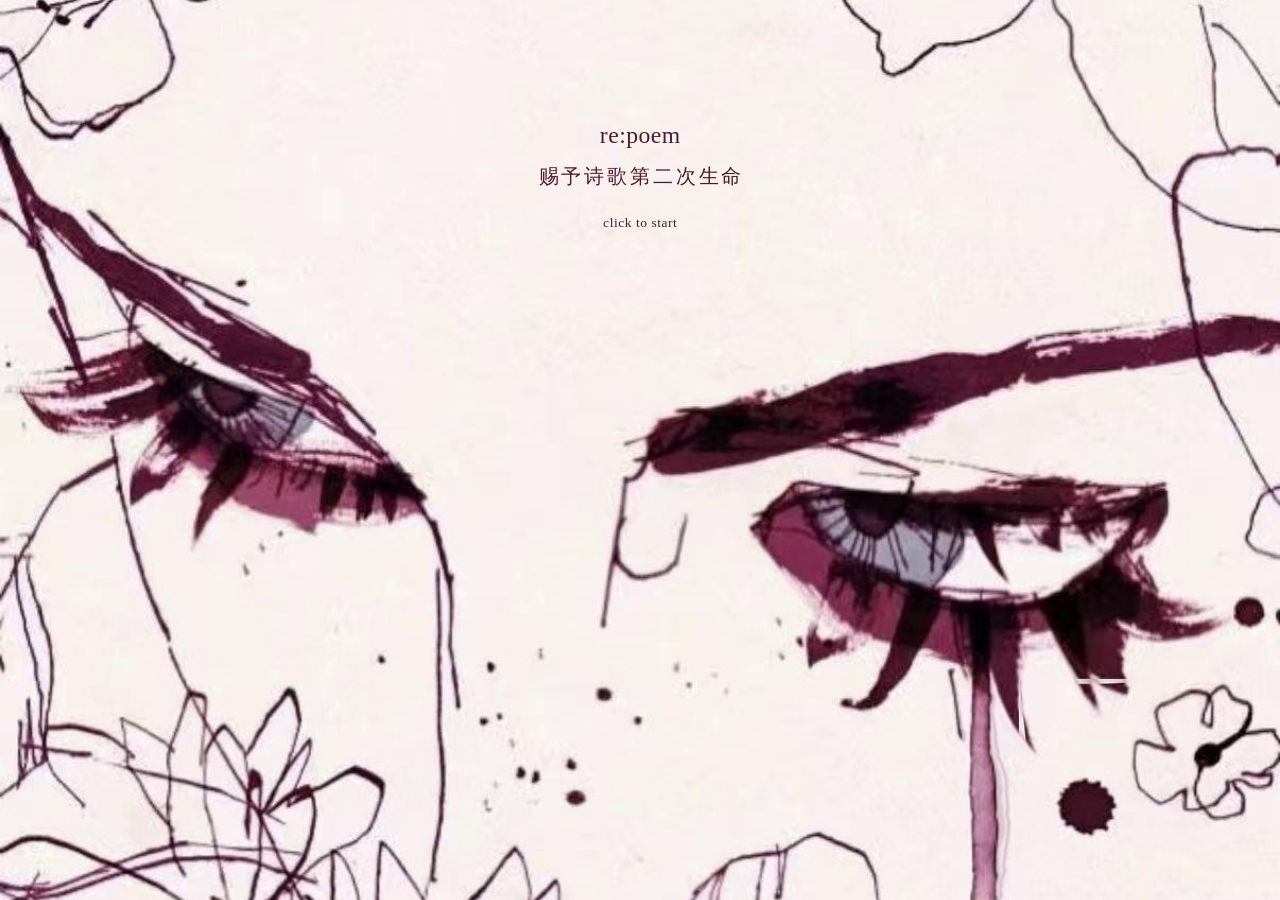
<file: index.html>
<!DOCTYPE html>
<html lang="zh-CN">
<head>
  <meta charset="utf-8">
  <meta name="viewport" content="width=device-width, initial-scale=1, viewport-fit=cover">
  <title>re:poem — 文字的第二次生命</title>
  <meta name="description" content="以余秀华诗歌中的主题、意象与情感为灵感的互动式数字诗歌实验。">
  <meta name="theme-color" content="#FBF0F0">
  <link rel="stylesheet" href="css/tokens.css">
  <link rel="stylesheet" href="css/base.css">
  <link rel="stylesheet" href="css/cover.css">
</head>
<body class="is-cover">

  <main class="cover" id="cover">

    <!-- the artwork. No overlay, no filter, no transform touches it. -->
    <video
      class="cover__video"
      id="coverVideo"
      src="assets/video/repoem-cover.mp4"
      poster="assets/poster/first-frame.jpg"
      autoplay muted loop playsinline preload="auto"
      disablepictureinpicture
      aria-hidden="true" tabindex="-1"></video>

    <!-- type sits inside this box, which is measured to the artwork's own rectangle -->
    <div class="stage" id="stage">
      <div class="stage__type">
        <p class="mark">re:poem</p>
        <p class="subtitle">赐予诗歌第二次生命</p>
        <button class="start" id="startBtn" type="button" aria-label="click to start — 进入">
          <span class="start__label">click to start</span>
        </button>
      </div>
    </div>

    <div class="veil" id="veil" aria-hidden="true"></div>

  </main>

  <script src="js/app.js"></script>
  <script src="js/modules/stage.js"></script>
  <script src="js/modules/autoplay.js"></script>
  <script src="js/modules/transition.js"></script>
  <script src="js/modules/cover.js"></script>
  <script>RePoem.boot();</script>
</body>
</html>
</file>
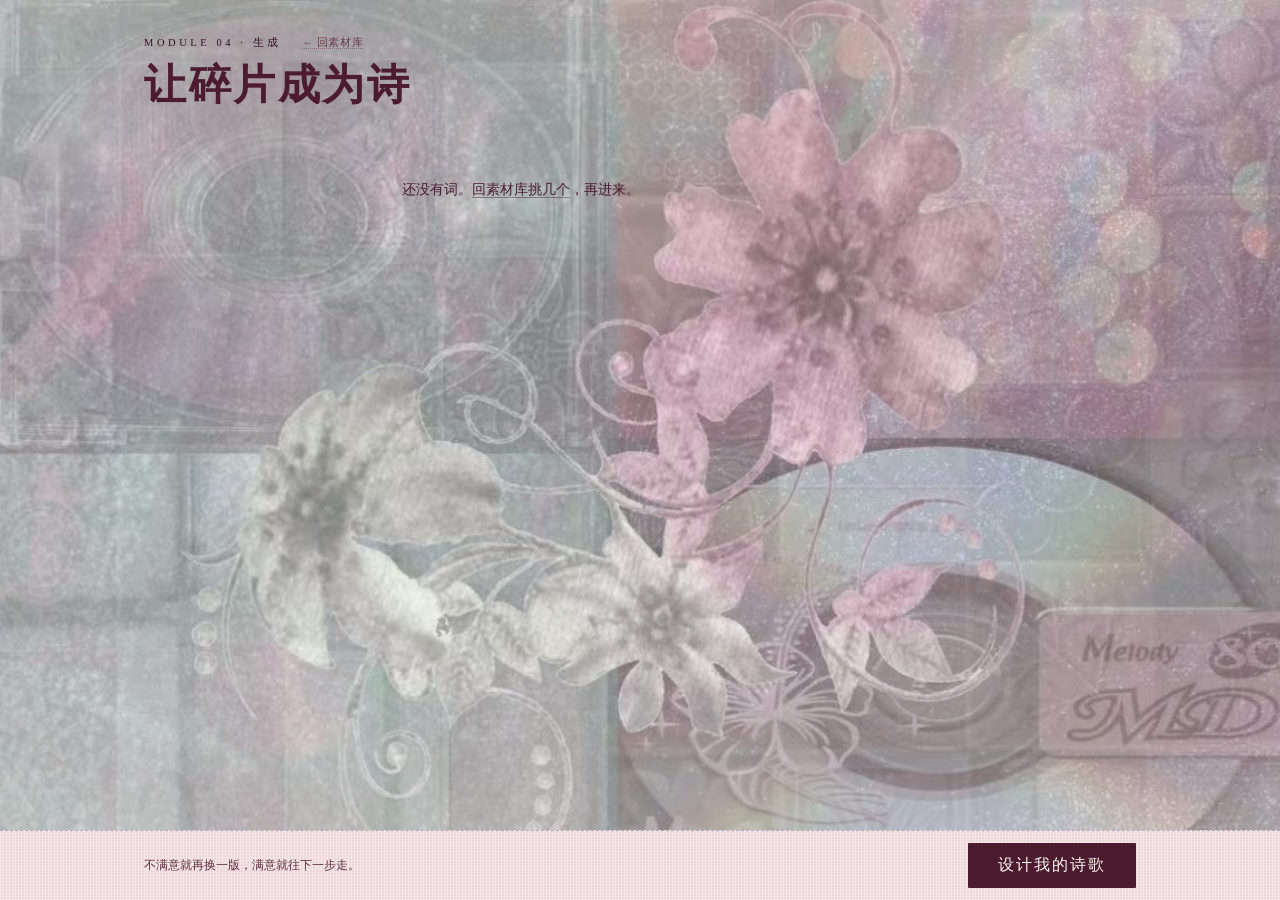
<file: collage.html>
<!DOCTYPE html>
<html lang="zh-CN">
<head>
  <meta charset="utf-8">
  <meta name="viewport" content="width=device-width, initial-scale=1, viewport-fit=cover">
  <title>re:poem — 让碎片成为诗</title>
  <meta name="description" content="把你挑的词语碎片缝成一首原创的短诗。">
  <meta name="theme-color" content="#EED6D8">
  <link rel="stylesheet" href="css/tokens.css">
  <link rel="stylesheet" href="css/base.css">
  <link rel="stylesheet" href="css/make.css">
</head>
<body class="is-make">

  <main class="make">
    <header class="make__head">
      <p class="make__eyebrow">module 04 · 生成　<a class="make__back" href="library.html">← 回素材库</a></p>
      <h1 class="make__title">让碎片成为诗</h1>
    </header>

    <div class="make__empty" id="makeEmpty" hidden>
      还没有词。<a href="library.html">回素材库挑几个</a>，再进来。
    </div>

    <div class="make__stage" id="makeStage">

      <!-- 参考里那排工具在布的上面，这里也一样：先选排法、再用工具 -->
      <aside class="rail rail--top">
        <div class="rail__group">
          <p class="rail__label">怎么排</p>
          <div class="modes" id="modes">
            <button class="mode" type="button" data-mode="free">
              <span>自由拼贴</span><span class="mode__hint">拖着摆</span>
            </button>
            <button class="mode" type="button" data-mode="recombine">
              <span>诗意重组</span><span class="mode__hint">按词的类别</span>
            </button>
            <button class="mode" type="button" data-mode="random">
              <span>随机生成</span><span class="mode__hint">每次不同</span>
            </button>
          </div>
        </div>

        <div class="rail__group rail__group--tools">
          <div class="tools">
            <button class="rail__btn" type="button" id="regen">换一版</button>
            <button class="rail__btn" type="button" id="edit">自己改几句</button>
            <button class="rail__btn rail__btn--save" type="button" id="save">存下这一版</button>
          </div>
        </div>
      </aside>

      <section class="cloth">

        <!-- 布边那条绣线：遮罩从 0 拉满，就是"一针一针缝过去" -->
        <svg class="stitch" aria-hidden="true">
          <defs>
            <mask id="sewMask">
              <!-- 遮罩里的元素没有布局盒，CSS 动画不会启动，所以这段用 SMIL 驱动，
                   由 make.js 在每次生成时 beginElement() 重播 -->
              <rect id="stitchMask" x="18" y="18" width="200" height="200" fill="none"
                    stroke="#fff" stroke-width="12" pathLength="100"
                    stroke-dasharray="100 100" stroke-dashoffset="100">
                <animate id="sewAnim" attributeName="stroke-dashoffset" from="100" to="0"
                         dur="1.5s" begin="indefinite" fill="freeze"/>
              </rect>
            </mask>
          </defs>
          <rect id="stitchRect" x="18" y="18" width="200" height="200" fill="none"
                stroke="rgba(72, 104, 138, 0.62)" stroke-width="1.6"
                stroke-dasharray="7 6" mask="url(#sewMask)"/>
        </svg>

        <!-- 缝线的那根针，沿着布的边走一圈 -->
        <svg class="sew-needle" viewBox="0 0 10 34" fill="none" aria-hidden="true">
          <path d="M5 0 L6.8 7 L6.8 27 L5 34 L3.2 27 L3.2 7 Z"
                fill="#d3dae0" stroke="#8f9aa6" stroke-width="0.9"/>
          <ellipse cx="5" cy="10" rx="0.85" ry="2.2" fill="#8f9aa6"/>
        </svg>

        <!-- 一根针，一段线，从布的右上角穿出来 -->
        <svg class="cloth__needle" viewBox="0 0 96 210" fill="none" aria-hidden="true">
          <path d="M60 3 L67 8 L35 112 L28 107 Z" fill="#d3dae0" stroke="#98a4b0" stroke-width="0.9"/>
          <ellipse cx="63.5" cy="6" rx="1.4" ry="3.6" fill="#7f8b98" transform="rotate(24 63.5 6)"/>
          <path d="M35 110 C 52 138, 12 152, 28 184 C 42 212, 88 200, 80 232"
                stroke="#7fae7a" stroke-width="1.7" stroke-linecap="round"/>
        </svg>

        <h2 class="sheet__title" id="poemTitle"></h2>

        <!-- 自由拼贴：每个词是一张能拖的小纸片 -->
        <div class="clipboard" id="clipboard" hidden>
          <p class="clipboard__read" id="clipRead"></p>
          <p class="clipboard__hint">
            拖动字片摆位置 · 同一行的字会连成一行诗 · 诗题点一下就能改
            <button class="clipboard__reset" type="button" id="clipReset">重新摊开</button>
          </p>
          <div class="clipboard__field" id="clipField"></div>
        </div>
        <div class="sheet__body" id="poemBody" spellcheck="false" role="textbox"
             aria-multiline="true" aria-label="生成的诗歌，可以自己改"></div>
        <p class="sheet__note" id="poemNote"></p>
      </section>

      <p class="sheet__more">下面可以换一版、自己改几句。</p>

      <aside class="rail rail--foot">
        <div>
          <p class="rail__label">存过的</p>
          <div class="shelf" id="shelf"></div>
        </div>

        <div>
          <p class="rail__label">你带来的词</p>
          <div class="wordlist" id="wordList"></div>
        </div>
      </aside>
    </div>
  </main>

  <div class="make-bar">
    <div class="make-bar__inner">
      <p class="make-bar__hint">不满意就再换一版，满意就往下一步走。</p>
      <button class="make-bar__go" type="button" id="goDesign">设计我的诗歌</button>
    </div>
  </div>

  <!-- 布的毛边：只推布面那一层，不推字 -->
  <svg width="0" height="0" aria-hidden="true" style="position:absolute">
    <filter id="clothEdge" x="-5%" y="-5%" width="110%" height="110%">
      <feTurbulence type="fractalNoise" baseFrequency="0.045 0.02" numOctaves="4"
                    seed="3" result="noise"/>
      <feDisplacementMap in="SourceGraphic" in2="noise" scale="13"
                         xChannelSelector="R" yChannelSelector="G"/>
    </filter>
  </svg>

  <script src="js/app.js?v=20261120e"></script>
  <script src="js/data/lexicon.js?v=20261120e"></script>
  <script src="js/data/templates.js?v=20261123a"></script>
  <script src="js/modules/make.js?v=20261123a"></script>
  <script>RePoem.boot();</script>
</body>
</html>
</file>
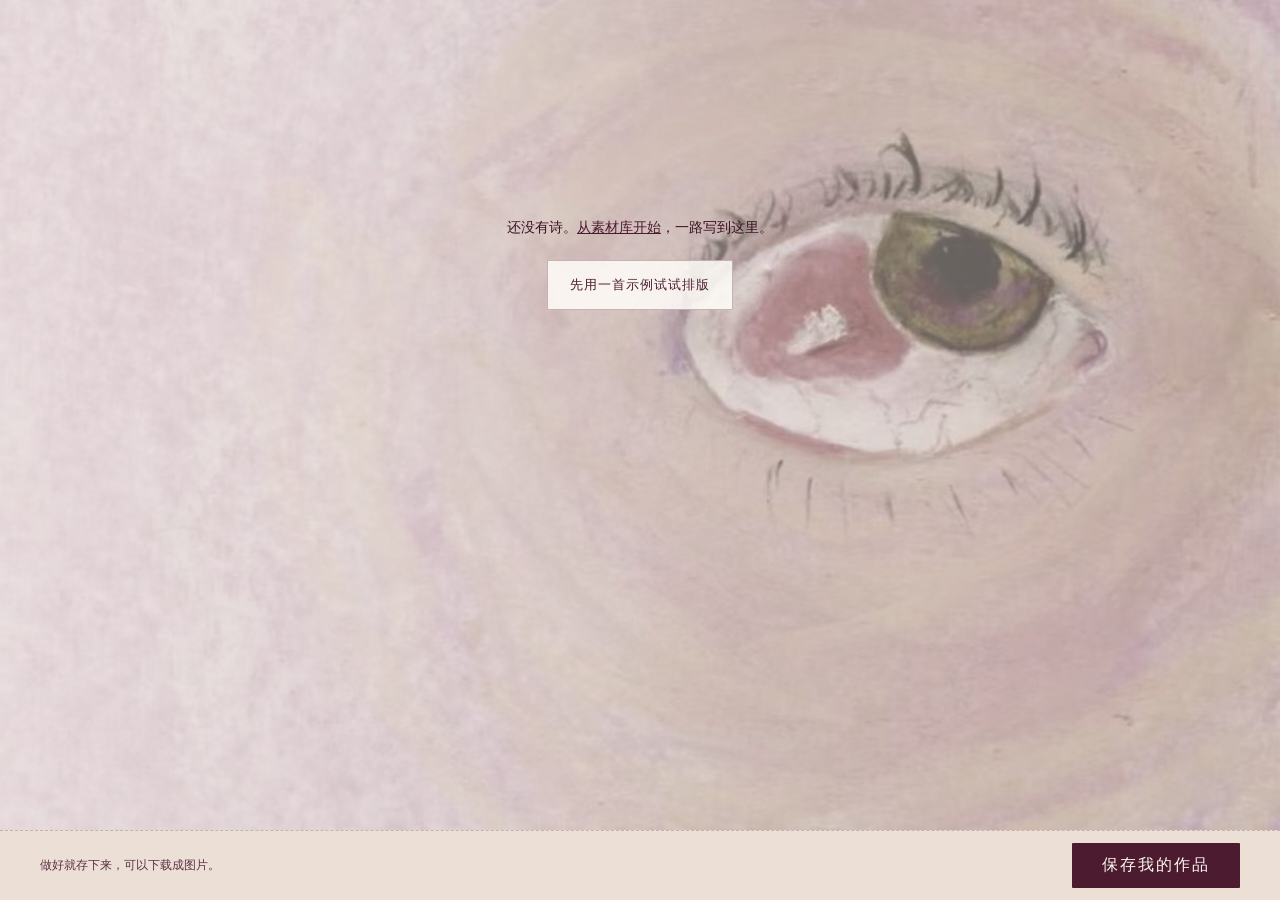
<file: design.html>
<!DOCTYPE html>
<html lang="zh-CN">
<head>
  <meta charset="utf-8">
  <meta name="viewport" content="width=device-width, initial-scale=1, viewport-fit=cover">
  <title>re:poem — 新生命</title>
  <meta name="description" content="把写好的诗排成一张海报。">
  <meta name="theme-color" content="#EFE3DA">
  <link rel="stylesheet" href="css/tokens.css">
  <link rel="stylesheet" href="css/base.css">
  <link rel="stylesheet" href="css/design.css">
</head>
<body class="is-design">

  <!-- 纸条的毛边：feTurbulence 推出纸边缘，文字层不受影响 -->
  <svg class="svg-defs" aria-hidden="true" focusable="false">
    <defs>
      <filter id="paperEdge" x="-6%" y="-14%" width="112%" height="128%">
        <feTurbulence type="fractalNoise" baseFrequency="0.82" numOctaves="3" seed="11" result="n"/>
        <feDisplacementMap in="SourceGraphic" in2="n" scale="3.4"
                           xChannelSelector="R" yChannelSelector="G"/>
      </filter>
    </defs>
  </svg>

  <main class="design" id="designMain">
    <header class="design__head">
      <p class="design__eyebrow">
        module 05 · 视觉设计
        <a class="design__back" href="collage.html">← 回去改诗</a>
      </p>
      <h1 class="design__title">新生命</h1>
    </header>

    <div class="design__body">
      <aside class="rail">
        <div class="rail__group">
          <p class="rail__label">底图</p>
          <div class="bglist" id="bgList"></div>
        </div>

        <div class="rail__group">
          <p class="rail__label">字体</p>
          <div class="fontlist" id="fontList"></div>
        </div>

        <div class="rail__group">
          <p class="rail__label">字号 <span class="rail__out" id="sizeOut">19px</span></p>
          <input class="range" id="sizeRange" type="range" min="13" max="34" step="1" value="19"
                 aria-label="字号">
        </div>

        <div class="rail__group">
          <p class="rail__label">排法</p>
          <div class="alignlist" id="alignList">
            <button type="button" class="alignpick" data-align="left">左对齐</button>
            <button type="button" class="alignpick" data-align="center">居中</button>
            <button type="button" class="alignpick" data-align="free">自由摆放</button>
          </div>
        </div>

      </aside>

      <section class="stage" id="stage">
        <div class="holder" id="holder">
          <div class="frame" id="frame">
            <div class="frame__lines" id="lines"></div>
          </div>
        </div>
        <p class="stage__hint" id="stageHint">自由摆放可以直接拖动每一行。</p>
      </section>
    </div>
  </main>

  <div class="design__empty" id="designEmpty" hidden>
    <p>还没有诗。<a href="library.html">从素材库开始</a>，一路写到这里。</p>
    <button type="button" class="design__demo" id="demoBtn">先用一首示例试试排版</button>
  </div>

  <div class="bar">
    <div class="bar__inner">
      <p class="bar__hint">做好就存下来，可以下载成图片。</p>
      <button class="bar__go" type="button" id="openSave">保存我的作品</button>
    </div>
  </div>

  <!-- 保存 / 分享 -->
  <div class="sheet" id="saveSheet" hidden>
    <div class="sheet__panel">
      <button class="sheet__close" type="button" id="closeSave" aria-label="关闭">✕</button>

      <h2 class="sheet__title">谢谢你的使用,下次见</h2>

      <figure class="sheet__card" id="shareCard">
        <img id="shareImg" alt="诗歌海报预览">
      </figure>
      <p class="sheet__note" id="shareNote">正在出图…</p>

      <div class="sheet__actions">
        <button type="button" class="act act--main" id="dlBtn">下载 PNG</button>
        <button type="button" class="act" id="copyBtn">复制这首诗</button>
        <button type="button" class="act" id="shareBtn">分享</button>
        <button type="button" class="act" id="favBtn">收进作品集</button>
        <button type="button" class="act act--full" id="restartBtn">重新创作</button>
      </div>
      <p class="sheet__sub">
        图没下来？<button type="button" class="sheet__link" id="openImgBtn">在新窗口打开图片</button>，右键另存也一样。
      </p>

      <p class="sheet__label">已收藏的作品</p>
      <div class="works" id="worksList"></div>
    </div>
  </div>

  <script src="js/app.js?v=20261120f"></script>
  <script src="js/data/bgs.js?v=20261120f"></script>
  <script src="js/modules/design.js?v=20261121b"></script>
  <script>RePoem.boot();</script>
</body>
</html>
</file>
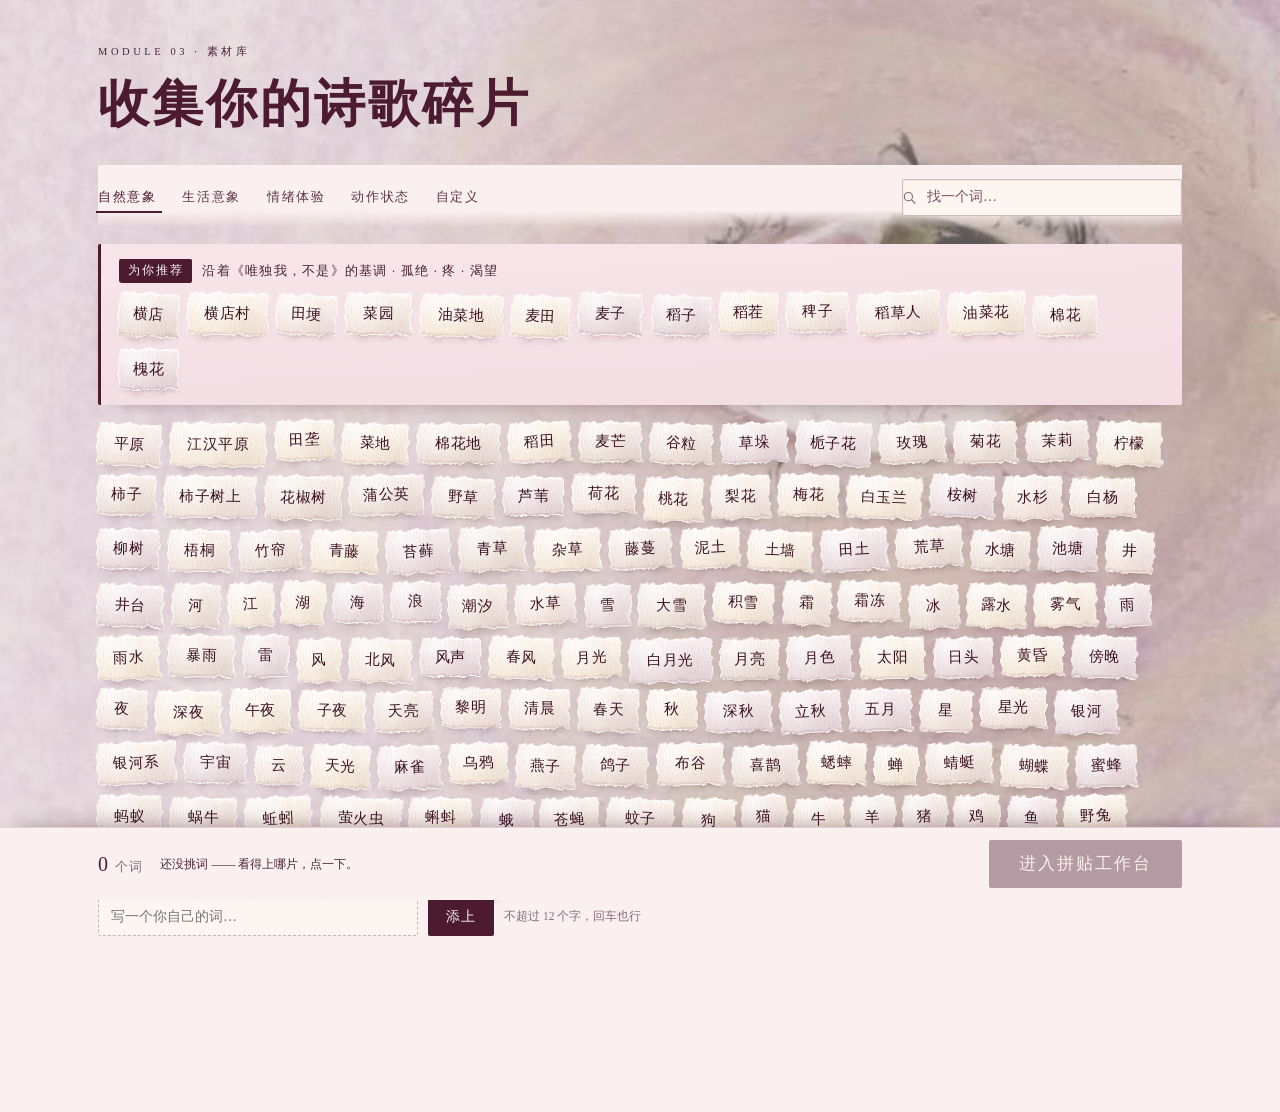
<file: library.html>
<!DOCTYPE html>
<html lang="zh-CN">
<head>
  <meta charset="utf-8">
  <meta name="viewport" content="width=device-width, initial-scale=1, viewport-fit=cover">
  <title>re:poem — 收集你的诗歌碎片</title>
  <meta name="description" content="从余秀华诗里的词语开始，挑出你自己的诗歌碎片。">
  <meta name="theme-color" content="#FBF0F0">
  <link rel="stylesheet" href="css/tokens.css">
  <link rel="stylesheet" href="css/base.css">
  <link rel="stylesheet" href="css/library.css">
</head>
<body class="is-library">

  <main class="library">
    <header class="library__head">
      <p class="library__eyebrow">module 03 · 素材库</p>
      <h1 class="library__title">收集你的诗歌碎片</h1>
    </header>

    <div class="library__controls">
      <div class="tabs" id="tabs" role="tablist" aria-label="关键词分类"></div>
      <div class="search" id="searchWrap">
        <svg class="search__icon" width="13" height="13" viewBox="0 0 13 13" aria-hidden="true">
          <circle cx="5.4" cy="5.4" r="4.1" fill="none" stroke="currentColor" stroke-width="1.1"/>
          <path d="M8.6 8.6 L12 12" stroke="currentColor" stroke-width="1.1" stroke-linecap="round"/>
        </svg>
        <input id="search" type="search" placeholder="找一个词…"
               autocomplete="off" aria-label="搜索关键词">
        <button class="search__clear" id="searchClear" type="button" aria-label="清除搜索">✕</button>
      </div>
    </div>

    <section class="recommend" id="recommend" hidden aria-live="polite">
      <p class="recommend__label" id="recommendLabel"></p>
      <div class="field" id="recommendField" style="min-height:0;margin-top:12px"></div>
    </section>

    <div class="field" id="field"></div>

    <div class="slip" id="slip" hidden>
      <input id="customInput" maxlength="12" placeholder="写一个你自己的词…"
             autocomplete="off" aria-label="自定义关键词">
      <button id="customAdd" type="button">添上</button>
      <span class="hint-inline">不超过 12 个字，回车也行</span>
    </div>
  </main>

  <div class="bar">
    <div class="bar__inner">
      <p class="bar__count" id="count"><b>0</b> 个词</p>
      <div class="bar__picked" id="picked" aria-label="已选关键词"></div>
      <button class="bar__go" id="go" type="button">进入拼贴工作台</button>
    </div>
  </div>

  <!-- torn-paper edge: the filter only touches the paper layer, never the type -->
  <svg width="0" height="0" aria-hidden="true" style="position:absolute">
    <filter id="tornEdge" x="-10%" y="-16%" width="120%" height="132%">
      <feTurbulence type="fractalNoise" baseFrequency="0.085 0.11" numOctaves="5"
                    seed="9" result="noise"/>
      <feDisplacementMap in="SourceGraphic" in2="noise" scale="7"
                         xChannelSelector="R" yChannelSelector="G"/>
    </filter>
  </svg>

  <script src="js/app.js?v=20261120c"></script>
  <script src="js/data/lexicon.js?v=20261120c"></script>
  <script src="js/modules/library.js?v=20261120c"></script>
  <script>RePoem.boot();</script>
</body>
</html>
</file>
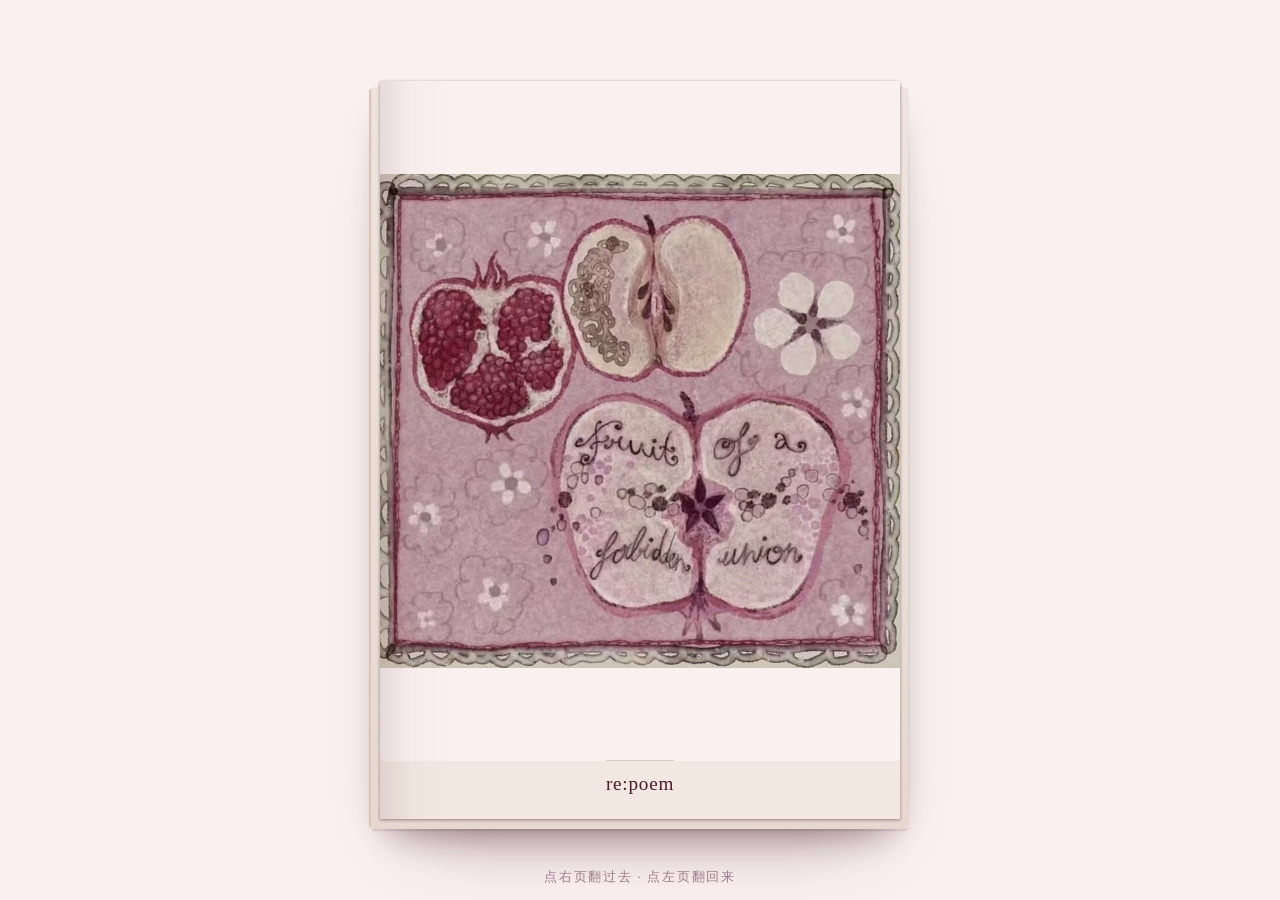
<file: poem.html>
<!DOCTYPE html>
<html lang="zh-CN">
<head>
  <meta charset="utf-8">
  <meta name="viewport" content="width=device-width, initial-scale=1, viewport-fit=cover">
  <title>re:poem — 余秀华</title>
  <meta name="description" content="余秀华：诗人，1976 年生于湖北钟祥横店村。诗歌《唯独我，不是》。">
  <meta name="theme-color" content="#FBF0F0">
  <link rel="stylesheet" href="css/tokens.css">
  <link rel="stylesheet" href="css/base.css">
  <link rel="stylesheet" href="css/book.css">
</head>
<body class="is-book">

  <main class="book" id="book" aria-label="一本关于余秀华的小书">
    <div class="book__desk" aria-hidden="true"></div>
    <div class="book__pages" id="pages"></div>
    <div class="book__spine" aria-hidden="true"></div>
  </main>

  <p class="book-hint" id="hint">点右页翻过去 · 点左页翻回来</p>
  <p class="sr-page" id="live" aria-live="polite"></p>

  <!-- ------------------------------------------------------------------
       The pages, in reading order. js/modules/book.js binds consecutive
       pairs into leaves (front = right-hand page, back = the left-hand
       page of the next spread).
       ------------------------------------------------------------------ -->
  <div class="book-data" id="bookData" hidden>

    <section class="page page--cover">
      <img src="assets/img/cover-art-web.jpg" alt="墨线画的双眼、泪痕与花">
      <span class="cover-mark">re:poem</span>
    </section>

    <section class="page page--portrait">
      <figure class="portrait">
        <img src="assets/img/yuxiuhua-web.jpg" alt="诗人余秀华"
             onerror="this.remove();document.getElementById('portraitFallback').hidden=false;">
        <div class="portrait__fallback" id="portraitFallback" hidden>
          照片<br><span class="portrait__hint">assets / img / yuxiuhua.jpg</span>
        </div>
      </figure>
      <p class="portrait__caption">余秀华</p>
      <p class="portrait__sub">1976 年生于湖北钟祥 · 横店村</p>
      <p class="page__folio">1</p>
    </section>

    <section class="page page--text">
      <h2 class="page__head">摇摇晃晃的人间</h2>
      <p>余秀华，1976 年生于湖北钟祥横店村，是中国当代极具生命力的诗人、作家。她因出生倒产缺氧患上脑瘫，行动、言语不便，成长于乡土，曾有一段包办婚姻，在孤独与日常里坚持写诗。</p>
      <p>2014 年，《穿过大半个中国去睡你》爆红网络，让她走进大众视野。代表作有诗集《月光落在左手上》《摇摇晃晃的人间》《我们爱过又忘记》，散文集《无端欢喜》等。</p>
      <p>她的文字粗粝热烈、直白坦荡，扎根土地，写欲望、孤独、爱与生命，带着原生的力量；作品被译成多国语言，纪录片《摇摇晃晃的人间》也斩获国际奖项。</p>
      <p>她以率真勇敢的姿态挣脱命运枷锁，成为当代文坛一道独特的风景。</p>
      <p class="page__folio">2</p>
    </section>

    <section class="page page--poem">
      <p class="poem__title">唯独我，不是</p>
      <div class="poem">
      <div class="stanza">
        <p>唯有这一种渺小能把我摧毁，唯有这样的疼</p>
        <p>不能叫喊</p>
      </div>
      <div class="stanza">
        <p>抱膝于午夜，听窗外的凋零之声：不仅仅是蔷薇的</p>
        <p>还有夜的本身，还有整个银河系</p>
        <p>一个宇宙</p>
        <p>——我不知道向谁呼救</p>
      </div>
      <div class="stanza">
        <p>生命的豁口：很久不至的潮汐一落千丈</p>
      </div>
      <div class="stanza">
        <p>许多夜晚，我是这样过来的：把花朵撕碎</p>
        <p>——我怀疑我的爱，每一次都让人粉身碎骨</p>
        <p>我怀疑我先天的缺陷：这摧毁的本性</p>
        <p>无论如何，我依旧无法和他对称</p>
        <p>我相信他和别人的都是爱情</p>
        <p>唯独我，不是</p>
      </div>
      <p class="poem__source">余秀华《唯独我，不是》<br>诗集《月光落在左手上》</p>
      </div>
      <p class="page__folio">3</p>
    </section>

    <section class="page page--next">
      <button class="next" id="nextBtn" type="button">
        next
        <span class="next__arrow" aria-hidden="true">→</span>
      </button>
      <p class="page__folio">4</p>
    </section>

    <section class="page page--blank"></section>

  </div>

  <script src="js/app.js?v=20261120c"></script>
  <script src="js/modules/book.js?v=20261120c"></script>
  <script>RePoem.boot();</script>
</body>
</html>
</file>
<file: css/tokens.css>
/* re:poem — design tokens
   All values are sampled from the artwork itself, not invented:
   the sheet, the ink, the wine wash.                                  */

:root {
  /* colour — pulled from the cover illustration */
  --paper:        #FBF0F0;   /* the sheet (rgb 251 240 240)            */
  --paper-deep:   #F3E3E4;   /* paper in the shadowed lower corner     */
  --wine:         #4C1B2F;   /* the illustration's own ink (median)    */
  --wine-deep:    #2C0C1B;   /* the darkest strokes                    */
  --wine-lift:    #7E2A42;   /* wine, lifted for interaction           */
  --wine-wash:    #886878;   /* the thinned wash                       */
  --page:         #FAF2EC;   /* the book's stock, a touch warmer than  */

  /* type */
  --serif: "Palatino Linotype", "Book Antiqua", Palatino, "Sitka Text",
           Cambria, Georgia, "Times New Roman", serif;

  /* display faces — curly, hand-written. Both are already installed on the
     machine, so nothing is fetched and nothing delays first paint. */
  --script: "Segoe Script", "Brush Script MT", "Gabriola",
            "Lucida Handwriting", "URW Chancery L", cursive;
  --brush: "STXingkai", "华文行楷", "FZShuTi", "方正舒体",
           "KaiTi", "楷体", "STKaiti", "华文楷体", cursive;
  /* body copy inside the book: a screen-reading 宋体, never a "web font" look */
  --book-cn: "Songti SC", "STSong", "SimSun", "宋体", "Source Han Serif SC",
             "Noto Serif SC", serif;

  /* script faces carry their own rhythm — wide tracking breaks them apart,
     so the Latin runs nearly solid; the Chinese keeps a little, which reads
     as typesetting rather than as a logo. */
  --tracking-mark: 0.02em;
  --tracking-prompt: 0.04em;
  --tracking-cn: 0.14em;

  /* scale — a colophon, not a headline; the mark leads, the prompt follows */
  /* script faces run small on the x-height, so the mark is set a step up from
     what a serif would need to hold the same visual weight */
  --size-mark: clamp(21px, 1.85vw, 26px);
  --size-cn: clamp(18px, 1.6vw, 24px);
  --size-prompt: clamp(13.5px, 0.95vw, 15px);

  /* motion */
  --ease-soft: cubic-bezier(0.22, 0.61, 0.36, 1);
  --ease-veil: cubic-bezier(0.4, 0, 0.2, 1);
  --dur-enter: 1100ms;
  --dur-veil: 620ms;
  --dur-hover: 420ms;
}
</file>
<file: css/base.css>
/* re:poem — base layer: reset, page shell, primitives */

*,
*::before,
*::after { box-sizing: border-box; }

html,
body { height: 100%; }

body {
  margin: 0;
  background: var(--paper);
  color: var(--wine);
  font-family: var(--serif);
  font-weight: 400;
  -webkit-font-smoothing: antialiased;
  -moz-osx-font-smoothing: grayscale;
  text-rendering: optimizeLegibility;
}

h1, h2, h3, p, figure { margin: 0; }

button {
  margin: 0;
  padding: 0;
  border: 0;
  background: none;
  font: inherit;
  color: inherit;
  cursor: pointer;
  -webkit-tap-highlight-color: transparent;
}

::selection {
  background: var(--wine);
  color: var(--paper);
}

/* focus: visible, quiet, in the artwork's own colour */
:focus-visible {
  outline: 1px solid var(--wine);
  outline-offset: 6px;
}

img,
video { display: block; max-width: 100%; }

/* body-lock only for the cover: the artwork is the viewport */
body.is-cover {
  overflow: hidden;
  background: var(--paper-deep);
  overscroll-behavior: none;
}

.sr-only {
  position: absolute;
  width: 1px; height: 1px;
  margin: -1px; padding: 0;
  overflow: hidden;
  clip: rect(0 0 0 0);
  white-space: nowrap;
}

@media (prefers-reduced-motion: reduce) {
  *,
  *::before,
  *::after {
    animation-duration: 0.01ms !important;
    animation-iteration-count: 1 !important;
    transition-duration: 0.01ms !important;
  }
}
</file>
<file: css/cover.css>
/* re:poem — module 01: cover
   The illustration IS the page. Type is a colophon set inside the
   sheet's own empty band above the forehead — never over the eyes,
   the tear or the flowers.                                                    */

.cover {
  position: fixed;
  inset: 0;
  overflow: hidden;
  background: var(--paper);
}

/* ---- the film ------------------------------------------------------------ */

.cover__video {
  position: absolute;
  inset: 0;
  width: 100%;
  height: 100%;
  object-fit: cover;
  /* biasing the crop upward keeps the illustration's empty band — where the
     type lives — inside the viewport on wide screens, instead of cropping it */
  object-position: 50% 18%;
  /* never transform this element: any scale would resample the artwork */
  background: var(--paper);
}

/* ---- the stage ----------------------------------------------------------
   A box that exactly matches the artwork's rendered rectangle under
   object-fit: cover, so percentages inside it are percentages of the
   painting. Sized by js/modules/stage.js.                                    */

.stage {
  position: absolute;
  inset: 0;
  pointer-events: none;
}

.stage__type {
  position: absolute;
  left: 0;
  right: 0;
  /* y ≈ 13.6% of the sheet → inside the blank band (measured: y 160–300 of 1196) */
  top: 13.6%;
  text-align: center;
  pointer-events: auto;
}

/* ---- the mark ----------------------------------------------------------- */

.mark {
  font-family: var(--script);
  font-size: var(--size-mark);
  line-height: 1.15;
  letter-spacing: var(--tracking-mark);
  /* compensate the trailing letter-space so the word sits optically centred */
  text-indent: var(--tracking-mark);
  color: var(--wine);
  text-transform: lowercase;
  font-variant-ligatures: none;
}

/* ---- the Chinese line ---------------------------------------------------
   赐予诗歌第二次生命 — the brush face's curling strokes answer the film's ink.
   Sized a step under the mark so it reads as a subtitle, not a second logo. */

.subtitle {
  margin-top: clamp(8px, 0.85vw, 12px);
  font-family: var(--brush);
  font-size: var(--size-cn);
  line-height: 1.5;
  letter-spacing: var(--tracking-cn);
  text-indent: var(--tracking-cn);
  color: var(--wine);
  font-weight: 400;
}

/* ---- the prompt --------------------------------------------------------- */

.start {
  display: inline-block;
  margin-top: clamp(6px, 0.7vw, 10px);
  /* 44px-tall hit area without inflating the type */
  padding: 16px 22px 17px;
  font-family: var(--script);
  font-size: var(--size-prompt);
  line-height: 1;
  letter-spacing: var(--tracking-prompt);
  color: var(--wine);
  transition: color var(--dur-hover) var(--ease-soft);
}

.start__label {
  position: relative;
  display: inline-block;
  text-indent: var(--tracking-prompt);
}

/* a hairline that draws itself in on hover — the only ornament on the page */
.start__label::after {
  content: "";
  position: absolute;
  left: 0;
  right: var(--tracking-prompt);
  bottom: -7px;
  height: 1px;
  background: currentColor;
  opacity: 0.4;
  transform: scaleX(0);
  transform-origin: 50% 50%;
  transition: transform var(--dur-hover) var(--ease-soft),
              opacity var(--dur-hover) var(--ease-soft);
}

.start:hover,
.start:focus-visible { color: var(--wine-lift); }

.start:hover .start__label::after,
.start:focus-visible .start__label::after,
.start:active .start__label::after {
  transform: scaleX(1);
}

.start:active { color: var(--wine-deep); }

/* ---- entrance ----------------------------------------------------------- */

.stage__type {
  opacity: 0;
  transform: translateY(6px);
  transition: opacity var(--dur-enter) var(--ease-soft),
              transform var(--dur-enter) var(--ease-soft);
}

.is-ready .stage__type {
  opacity: 1;
  transform: translateY(0);
}

/* ---- the veil: page transition ------------------------------------------ */

.veil {
  position: absolute;
  inset: 0;
  background: var(--paper);
  opacity: 0;
  pointer-events: none;
  transition: opacity var(--dur-veil) var(--ease-veil);
}

.is-leaving .veil { opacity: 1; }

/* while leaving, the prompt must not react to a second click */
.is-leaving .stage { pointer-events: none; }

@media (prefers-reduced-motion: reduce) {
  .stage__type { opacity: 1; transform: none; }
}

/* ---- narrow screens ----------------------------------------------------- */

@media (max-width: 640px) {
  :root {
    --size-mark: 20px;
    --size-cn: 18px;
    --size-prompt: 13px;
    --tracking-mark: 0.02em;
    --tracking-prompt: 0.04em;
    --tracking-cn: 0.12em;
  }
  .stage__type { top: 10.4%; }
  .start {
    margin-top: 14px;
    padding: 17px 24px;      /* keeps the hit target above 44px */
  }
}
</file>
<file: css/make.css>
/* re:poem — module 04: 让碎片成为诗
   材质参考了一件刺绣小工具：粉麻布做底，诗写在一块白棉布补丁上，
   四周一圈蓝色绣线，边角散着毛边，一根针带着线从布上穿过去。
   控制栏就是参考里那排小工具，只是每一件都真的能用。               */

body.is-make {
  height: auto;
  min-height: 100vh;    /* 老浏览器兜底 */
  min-height: 100dvh;
  color: var(--wine);
  padding-bottom: 150px;

  /* 底图：用户给的花卉拼贴。压在内容下面，上面盖一层米白纸色把它压柔 ——
     布面卡片是浅色的，背景太跳会和布抢。
     注意：不写 background-attachment: fixed —— iOS Safari 不支持，
     改用固定定位的伪元素，所有浏览器表现一致。 */
  background-color: #e9dfd9;
}

body.is-make::before {
  content: "";
  position: fixed;
  inset: 0;
  z-index: -1;
  background:
    linear-gradient(180deg,
      rgba(245, 238, 232, 0.46) 0%,
      rgba(245, 238, 232, 0.30) 34%,
      rgba(242, 233, 228, 0.40) 72%,
      rgba(238, 228, 224, 0.52) 100%),
    url("../assets/img/make-bg.jpg") center center / cover no-repeat;
  pointer-events: none;
}

.make {
  max-width: 1080px;
  margin: 0 auto;
  padding: clamp(24px, 4vh, 48px) clamp(18px, 4vw, 44px) 0;
}

/* ---------------------------------------------------------------- head */

/* 底图有花纹，小字得压深一档才稳（实测 10.5px 在暗部只有 4.0，不够） */
.make__eyebrow {
  font-family: var(--serif);
  font-size: 10.5px;
  letter-spacing: 0.34em;
  text-transform: uppercase;
  color: #33101F;
}

.make__back {
  margin-left: 6px;
  color: #6B3B4A;
  text-decoration: none;
  letter-spacing: 0.06em;
  border-bottom: 1px dotted rgba(76, 27, 47, 0.4);
}

.make__back:hover { color: var(--wine); border-bottom-color: var(--wine); }

.make__title {
  margin-top: 10px;
  font-family: var(--brush);
  font-size: clamp(26px, 3.4vw, 42px);
  line-height: 1.2;
  letter-spacing: 0.06em;
  color: var(--wine);
}

/* -------------------------------------------------------------- stage */

.make__stage {
  margin-top: clamp(20px, 3.4vh, 38px);
}

/* --------------------------------------------------------------- cloth */

.cloth {
  position: relative;
  isolation: isolate;
  max-width: 720px;
  margin: 0 auto;
  padding: clamp(34px, 4.6vw, 58px) clamp(30px, 4.4vw, 64px) clamp(30px, 4vw, 50px);
}

/* 布面在伪元素上，只有它过毛边滤镜，字永远清晰 */
.cloth::before {
  content: "";
  position: absolute;
  inset: 0;
  z-index: -1;
  background:
    repeating-linear-gradient(90deg, rgba(120, 90, 80, 0.06) 0 1px, transparent 1px 3px),
    repeating-linear-gradient(0deg, rgba(120, 90, 80, 0.05) 0 1px, transparent 1px 3px),
    repeating-linear-gradient(45deg, rgba(255, 255, 255, 0.35) 0 1px, transparent 1px 9px),
    /* 斜着的一道浅褶，布不是平的 */
    linear-gradient(107deg, rgba(255, 255, 255, 0) 34%, rgba(190, 160, 150, 0.09) 50%, rgba(255, 255, 255, 0) 66%),
    radial-gradient(140% 120% at 30% 0%, #fffdf8, #f7ece0 70%, #f2e3d5);
  /* 影子跟布同一个滤镜，所以影子的边也是毛的 */
  box-shadow:
    0 2px 0 rgba(255, 255, 255, 0.55),
    0 22px 34px -24px rgba(90, 40, 55, 0.6),
    0 4px 10px -6px rgba(90, 40, 55, 0.25);
  filter: url(#clothEdge);
}

/* 一圈绣线：SVG 画的，遮罩一拉就"缝"过去 */
.stitch {
  position: absolute;
  inset: 0;
  width: 100%;
  height: 100%;
  pointer-events: none;
  overflow: visible;
}

.sew-needle {
  position: absolute;
  left: 0;
  top: 0;
  width: 11px;
  height: 38px;
  opacity: 0;
  pointer-events: none;
  offset-path: var(--sew-path, path("M 18 18 H 300 V 300 H 18 Z"));
  offset-rotate: auto;
  offset-distance: 0%;
}

/* ---------------- 缝的动作 ---------------- */

@keyframes sew-draw {
  to { stroke-dashoffset: 0; }
}

@keyframes sew-ride {
  from { offset-distance: 0%; }
  to   { offset-distance: 100%; }
}

@keyframes needle-fade {
  0%   { opacity: 0; }
  6%   { opacity: 1; }
  90%  { opacity: 1; }
  100% { opacity: 0; }
}

/* 一针一针地出现：用 steps() 把一次擦除切成十几针 */
@keyframes sew-in {
  from { clip-path: inset(-0.3em 100% -0.3em 0); }
  to   { clip-path: inset(-0.3em 0 -0.3em 0); }
}

.cloth.is-sewing .stitch rect[pathLength] {
  animation: sew-draw 1500ms linear 100ms forwards;
}

.cloth.is-sewing .sew-needle {
  animation:
    sew-ride 1500ms linear 100ms forwards,
    needle-fade 1500ms linear 100ms forwards;
}

.line {
  display: block;
  white-space: pre-wrap;
}

.cloth.is-sewing .sheet__title {
  animation: sew-in 700ms steps(12, end) 320ms both;
}

.cloth.is-sewing .line {
  animation: sew-in 720ms steps(13, end) both;
  animation-delay: calc(760ms + var(--i, 0) * 82ms);
}

/* 缝完针才"落"在布角上——否则会有两根针，一根在动一根不动 */
.cloth.is-sewing .cloth__needle {
  animation: needle-settle 520ms ease-out 1700ms both;
}

@keyframes needle-settle {
  from { opacity: 0; }
  to   { opacity: 1; }
}

.cloth.is-sewing .sheet__note {
  animation: sew-in 620ms steps(10, end) both;
  animation-delay: 1820ms;
}

.cloth__corner {
  position: absolute;
  width: 13px;
  height: 13px;
  color: rgba(72, 104, 138, 0.55);
}

.cloth__corner--tl { left: 12px; top: 12px; }
.cloth__corner--tr { right: 12px; top: 12px; }
.cloth__corner--bl { left: 12px; bottom: 12px; }
.cloth__corner--br { right: 12px; bottom: 12px; }

/* 布上那根针和线 */
.cloth__needle {
  position: absolute;
  right: -26px;
  top: -18px;
  width: 96px;
  height: 210px;
  pointer-events: none;
  overflow: visible;
}

.cloth__needle line,
.cloth__needle path,
.cloth__needle ellipse {
  vector-effect: non-scaling-stroke;
}

/* 诗题她可以自己写：悬停给一条底线，聚焦给一块干净的底 */
.sheet__title[contenteditable] {
  cursor: text;
  border-radius: 2px;
  /* 常驻一条很淡的虚线：这行字是能改的 */
  box-shadow: inset 0 -1px 0 rgba(76, 27, 47, 0.3);
  transition: box-shadow 170ms linear, background-color 170ms linear;
}

.sheet__title[contenteditable]:hover {
  box-shadow: inset 0 -1px 0 rgba(76, 27, 47, 0.3);
}

.sheet__title[contenteditable]:focus {
  outline: none;
  background: rgba(255, 255, 255, 0.66);
  box-shadow: 0 0 0 1px rgba(72, 104, 138, 0.45);
}

.sheet__title {
  font-family: var(--brush);
  font-size: clamp(22px, 2.2vw, 30px);
  line-height: 1.5;
  letter-spacing: 0.12em;
  text-align: center;
  text-indent: 0.12em;
  color: #4A1A31;
}

/* 标题下不再画装饰虚线：留一条线，就是"这里能改"那一条 */

.sheet__body {
  margin: clamp(20px, 2.4vw, 30px) auto 0;
  max-width: 21em;
  min-height: 12em;
  font-family: var(--book-cn);
  font-size: clamp(15px, 1.16vw, 16.5px);
  line-height: 2.2;
  letter-spacing: 0.03em;
  color: #2E1220;
  outline: none;
  white-space: pre-wrap;
}

.sheet__body p.stanza { margin: 0; }
.sheet__body p.stanza + p.stanza { margin-top: 1.4em; }

/* ---------------- 自由拼贴：能拖的字 ---------------- */

.clipboard {
  margin: clamp(18px, 2.2vw, 26px) auto 0;
  max-width: 21em;
}

.clipboard__hint {
  margin: 0 0 10px;
  font-family: var(--book-cn);
  font-size: 12.5px;
  letter-spacing: 0.04em;
  color: #4A1A31;
  text-align: center;
}

/* 行线：既是参考线，也是"布上机缝的横线" */
.clipboard__reset {
  margin-left: 8px;
  padding: 1px 6px;
  font-family: var(--book-cn);
  font-size: 11.5px;
  color: var(--wine);
  background: none;
  border: 1px solid rgba(76, 27, 47, 0.24);
  border-radius: 1px;
  cursor: pointer;
}

.clipboard__reset:hover { border-color: var(--wine); background: rgba(255, 255, 255, 0.6); }

.clipboard__field {
  position: relative;
  /* 高度要保证三行字片都在底部固定栏之上（实测 1000px 视口） */
  height: clamp(230px, 27vh, 270px);
  border-top: 1px dashed rgba(72, 104, 138, 0.24);
  border-bottom: 1px dashed rgba(72, 104, 138, 0.24);
  background-image: repeating-linear-gradient(
    0deg,
    transparent 0 calc(14% - 1.5px),
    rgba(72, 104, 138, 0.16) calc(14% - 1.5px) 14%
  );
}

/* 摆好之后立刻能看到"这首诗现在长什么样" */
.clipboard__read {
  margin: 0 auto 12px;
  max-width: 22em;
  font-family: var(--book-cn);
  font-size: 13.5px;
  line-height: 1.95;
  color: #4A1A31;
  text-align: center;
  min-height: 1.6em;
  padding-bottom: 10px;
  border-bottom: 1px dashed rgba(72, 104, 138, 0.28);
}

.clipboard__read b {
  display: block;
  font-weight: 400;
  color: #33101F;
}

.slip {
  position: absolute;
  left: calc(var(--x, 0) * 100%);
  top: calc(var(--y, 0) * 100%);
  padding: 7px 12px 8px 20px;
  font-family: var(--book-cn);
  font-size: 14.5px;
  line-height: 1.4;
  letter-spacing: 0.03em;
  color: #33101F;
  background:
    repeating-linear-gradient(92deg, rgba(110, 70, 85, 0.05) 0 1px, transparent 1px 4px),
    linear-gradient(#fffdf8, #f6ead9);
  border-radius: 1px 4px 1px 5px / 4px 1px 5px 1px;
  box-shadow:
    0 0 0 1px rgba(255, 252, 247, 0.9),
    0 1px 1px rgba(60, 20, 35, 0.14),
    0 6px 12px -8px rgba(60, 20, 35, 0.55);
  transform: rotate(var(--r, 0deg));
  cursor: grab;
  touch-action: none;
  user-select: none;
  -webkit-user-select: none;
  transition: box-shadow 180ms linear, transform 180ms var(--ease-soft);
}

.slip:hover { box-shadow:
    0 0 0 1px rgba(255, 252, 247, 0.9),
    0 3px 3px rgba(60, 20, 35, 0.16),
    0 12px 18px -10px rgba(60, 20, 35, 0.6); }

/* 拿起来的时候：抬起来、压平、影子拉长 */
.slip.is-dragging {
  cursor: grabbing;
  z-index: 20;
  transform: rotate(0deg) scale(1.06);
  box-shadow:
    0 0 0 1px rgba(255, 252, 247, 0.95),
    0 10px 10px -8px rgba(60, 20, 35, 0.35),
    0 22px 30px -18px rgba(60, 20, 35, 0.7);
}

.slip::before {
  content: "";
  position: absolute;
  left: 6px;
  top: 50%;
  width: 7px;
  height: 9px;
  margin-top: -4.5px;
  background-image: radial-gradient(circle, rgba(76, 27, 47, 0.42) 1px, transparent 1.2px);
  background-size: 3.5px 4.5px;
}

.slip:focus-visible { outline: 1.5px solid #4C1B2F; outline-offset: 3px; }

/* 自由拼贴时不显示可编辑的诗块，也不给"自己改几句" */
.cloth.is-free .sheet__body { display: none; }
.cloth.is-free .clipboard { display: block; }

.sheet__body.is-editing {
  background: rgba(255, 255, 255, 0.72);
  box-shadow: 0 0 0 1px rgba(72, 104, 138, 0.4);
  border-radius: 1px;
  padding: 12px 14px;
  margin-left: -14px;
  margin-right: -14px;
  cursor: text;
}

.sheet__note {
  margin-top: clamp(20px, 2.6vw, 30px);
  padding-top: 12px;
  border-top: 1px dashed rgba(72, 104, 138, 0.32);
  font-family: var(--book-cn);
  font-size: 11px;
  letter-spacing: 0.06em;
  color: #6B3B4A;
  text-align: center;
}

.sheet__more {
  display: none;
  margin: 12px 0 0;
  font-family: var(--book-cn);
  font-size: 12px;
  color: #5C3044;
  text-align: center;
}

/* ----------------------------------------------------------------- rail */

/* 参考里那排工具在布的上面：一条横杆，左边选排法，右边三件工具 */
.rail--top {
  max-width: 720px;
  margin: 0 auto clamp(16px, 2.4vh, 26px);
  padding-bottom: 12px;
  border-bottom: 1.5px dashed rgba(72, 104, 138, 0.45);
  display: flex;
  flex-wrap: wrap;
  align-items: flex-end;
  gap: 10px 22px;
}

.rail__group { flex: 1 1 auto; min-width: 0; }
.rail__group--tools { flex: 0 0 auto; }

/* 布下面只留"存过的"和"带来的词"，安静一点 */
.rail--foot {
  max-width: 720px;
  margin: clamp(18px, 2.6vh, 28px) auto 0;
  padding-top: 14px;
  border-top: 1px dashed rgba(72, 104, 138, 0.3);
  display: grid;
  grid-template-columns: 1fr 1fr;
  gap: 10px 26px;
}

.rail__label {
  font-family: var(--book-cn);
  font-size: 10.5px;
  letter-spacing: 0.2em;
  color: #33101F;
}

.modes {
  margin-top: 8px;
  display: flex;
  flex-wrap: wrap;
  gap: 8px;
}

.mode {
  position: relative;
  display: flex;
  align-items: baseline;
  gap: 7px;
  padding: 7px 14px 7px 30px;
  font-family: var(--book-cn);
  font-size: 13.5px;
  letter-spacing: 0.05em;
  color: #5C3044;
  background: rgba(255, 255, 255, 0.42);
  border: 1.5px dashed rgba(72, 104, 138, 0.45);
  border-radius: 1px;
  cursor: pointer;
  transition: background-color 200ms linear, border-color 200ms linear, color 200ms linear;
}

/* 每个模式一枚线轴：中间那个点就是线的颜色，选中变成实针脚 */
.mode::before {
  content: "";
  position: absolute;
  left: 11px;
  top: 50%;
  width: 8px;
  height: 8px;
  margin-top: -4px;
  border-radius: 50%;
  border: 1.5px solid rgba(72, 104, 138, 0.6);
}

.mode[data-mode="free"]::before { border-color: #B4737F; }
.mode[data-mode="recombine"]::before { border-color: #6E8FA8; }
.mode[data-mode="random"]::before { border-color: #A98B5E; }

.mode:hover { background: rgba(255, 255, 255, 0.7); }

.mode.is-on {
  color: #fffaf4;
  border-style: solid;
  border-color: var(--wine);
  background: var(--wine);
  font-weight: 600;
}

.mode.is-on .mode__hint { color: rgba(255, 250, 244, 0.72); }

.mode.is-on::before { background: currentColor; }

.mode__hint {
  font-size: 10.5px;
  letter-spacing: 0;
  color: #7A4C5C;
}

/* 工具行 */
.tools {
  display: flex;
  flex-wrap: wrap;
  gap: 10px;
  margin-top: 4px;
}

.rail__btn {
  position: relative;
  display: inline-flex;
  align-items: center;
  gap: 7px;
  padding: 9px 16px;
  font-family: var(--book-cn);
  font-size: 13.5px;
  letter-spacing: 0.05em;
  color: var(--wine);
  background: rgba(255, 253, 248, 0.86);
  border: 1px solid rgba(76, 27, 47, 0.2);
  border-radius: 1px;
  cursor: pointer;
  transition: background-color 200ms linear, border-color 200ms linear;
}

.rail__btn:hover { background: #fff; border-color: var(--wine); }

.rail__btn--save {
  border-color: rgba(76, 27, 47, 0.55);
  font-weight: 600;
}

.rail__btn__mark {
  font-size: 12px;
  color: #6E8FA8;
}

/* --------------------------------------------------------------- shelf */

.shelf { margin-top: 10px; }

.shelf__empty {
  font-family: var(--book-cn);
  font-size: 11.5px;
  color: #6B3B4A;
}

.shelf__row {
  display: flex;
  align-items: center;
  gap: 8px;
  padding: 5px 0;
  border-bottom: 1px dotted rgba(76, 27, 47, 0.16);
}

.shelf__title {
  flex: 1 1 auto;
  min-width: 0;
  padding: 2px 0;
  font-family: var(--book-cn);
  font-size: 13px;
  color: var(--wine);
  text-align: left;
  background: none;
  border: 0;
  cursor: pointer;
  overflow: hidden;
  text-overflow: ellipsis;
  white-space: nowrap;
}

.shelf__title:hover { text-decoration: underline; }

.shelf__meta {
  flex: 0 0 auto;
  font-family: var(--serif);
  font-size: 10px;
  color: #6B3B4A;
  font-variant-numeric: tabular-nums;
}

.shelf__del {
  flex: 0 0 auto;
  padding: 2px 4px;
  font-size: 10px;
  color: #6B3B4A;
  background: none;
  border: 0;
  cursor: pointer;
}

.shelf__del:hover { color: var(--wine); }

/* ------------------------------------------------------------ wordlist */

.wordlist {
  margin-top: 8px;
  display: flex;
  flex-wrap: wrap;
  gap: 6px 5px;
}

.wordlist__item {
  padding: 3px 8px;
  font-family: var(--book-cn);
  font-size: 11.5px;
  color: #4A1A31;
  background: rgba(255, 253, 248, 0.85);
  border-radius: 1px;
  box-shadow: 0 0 0 1px rgba(76, 27, 47, 0.14);
}

/* --------------------------------------------------------------- empty */

.make__empty {
  max-width: 34em;
  margin: 40px auto;
  padding: 26px 0;
  font-family: var(--book-cn);
  font-size: 14px;
  line-height: 2;
  color: #4A1A31;
}

.make__empty a {
  color: var(--wine);
  border-bottom: 1px solid rgba(76, 27, 47, 0.45);
  text-decoration: none;
}

/* ----------------------------------------------------------------- bar */

.make-bar {
  position: fixed;
  left: 0;
  right: 0;
  bottom: 0;
  z-index: 30;
  padding: 12px 0 max(12px, env(safe-area-inset-bottom));
  background: #eed6d8;
  background-image:
    repeating-linear-gradient(90deg, rgba(255, 255, 255, 0.4) 0 1px, transparent 1px 3px),
    repeating-linear-gradient(0deg, rgba(255, 255, 255, 0.3) 0 1px, transparent 1px 3px);
  border-top: 1px dashed rgba(72, 104, 138, 0.45);
}

.make-bar__inner {
  max-width: 1080px;
  margin: 0 auto;
  padding-inline: clamp(18px, 4vw, 44px);
  display: flex;
  align-items: center;
  gap: 16px;
}

.make-bar__hint {
  font-family: var(--book-cn);
  font-size: 12px;
  color: #5C3044;
}

.make-bar__go {
  margin-left: auto;
  padding: 12px 30px;
  font-family: var(--brush);
  font-size: clamp(15px, 1.25vw, 18px);
  letter-spacing: 0.12em;
  color: #fdf8f2;
  background: var(--wine);
  border: 0;
  border-radius: 1px;
  cursor: pointer;
  transition: background-color 240ms var(--ease-soft), transform 240ms var(--ease-soft);
}

.make-bar__go:hover { background: var(--wine-lift); transform: translateY(-1px); }

/* --------------------------------------------------------------- narrow */

@media (max-width: 860px) {
  .cloth__needle { right: -14px; top: -12px; width: 62px; height: 150px; }
  .sheet__more { display: block; }
  .modes { gap: 6px; }
  .mode { flex: 1 1 auto; justify-content: center; padding: 12px 10px 12px 26px; }
  .rail__btn { padding: 12px 14px; }
  .mode__hint { display: none; }
  .tools { gap: 8px; }
  .rail__btn { flex: 1 1 auto; justify-content: center; }
  .make-bar__hint { display: none; }
  .make-bar__go { flex: 1 1 100%; margin-left: 0; text-align: center; }
  body.is-make { padding-bottom: 96px; }
}

@media (prefers-reduced-motion: reduce) {
  .mode, .rail__btn, .make-bar__go { transition-duration: 1ms; }

  .cloth.is-sewing .stitch rect[pathLength],
  .cloth.is-sewing .sew-needle,
  .cloth.is-sewing .sheet__title,
  .cloth.is-sewing .line,
  .cloth.is-sewing .sheet__note {
    animation: none;
  }

  /* 不动的时候绣线要在，动的那根针不要，布角那根照旧挂着 */
  .cloth.is-sewing .stitch rect[pathLength] { stroke-dashoffset: 0; }
  .cloth.is-sewing .sew-needle { opacity: 0; }
  .cloth.is-sewing .cloth__needle { animation: none; opacity: 1; }
}

/* 走针靠 offset-path 沿布边跑。老 Firefox / 老 Safari 不认 path()，
   针会僵在左上角 —— 那种情况直接把针藏起来，绣线照样一针一针出现。 */
@supports not (offset-path: path("M 0 0 H 10")) {
  .cloth.is-sewing .sew-needle { display: none; }
}
</file>
<file: css/design.css>
/* re:poem — module 05: 新生命
   左边一条窄控制栏，右边一张海报。海报是 900×675 的固定版面，用 transform
   缩放到容器里，所以导出的 PNG 和屏幕上看的一模一样。                    */

body.is-design {
  --bg-ink: 0.66;          /* 底图浓度：一处可调 */
  height: auto;
  min-height: 100vh;    /* 老浏览器兜底 */
  min-height: 100dvh;
  color: var(--wine);
  padding-bottom: 110px;
  background-color: #ece0d6;
}

/* 和模块 03 用同一张眼睛油画：固定铺满视口，滚动时画不动。
   横向镜像，眼睛落到右边（海报后面），左边控制栏留白给字。 */
body.is-design::before {
  content: "";
  position: fixed;
  inset: 0;
  z-index: -2;
  background: url("../assets/img/lib-bg-web.jpg") center top / cover no-repeat;
  opacity: var(--bg-ink);
  transform: scaleX(-1);
  pointer-events: none;
}

/* 纸色渐隐：左侧控制栏压重，右侧让画透出来 */
body.is-design::after {
  content: "";
  position: fixed;
  inset: 0;
  z-index: -1;
  background: linear-gradient(
    96deg,
    rgba(250, 240, 238, 0.62) 0%,
    rgba(250, 240, 238, 0.5) 28%,
    rgba(250, 240, 238, 0.18) 58%,
    rgba(250, 240, 238, 0.04) 100%
  );
  pointer-events: none;
}

/* 竖版底图会让海报被"可用高度"卡住，所以头部压紧一点，把高度让给海报 */
.design {
  max-width: 1320px;
  margin: 0 auto;
  padding: clamp(14px, 2vh, 24px) clamp(16px, 3.4vw, 40px) 0;
}

.design__eyebrow {
  font-family: var(--serif);
  font-size: 10.5px;
  letter-spacing: 0.32em;
  text-transform: uppercase;
  color: #5C3044;
}

.design__back {
  margin-left: 8px;
  color: #5C3044;
  text-decoration: none;
  letter-spacing: 0.06em;
  border-bottom: 1px dotted rgba(76, 27, 47, 0.4);
}

.design__back:hover { color: var(--wine); border-bottom-color: var(--wine); }

.design__title {
  margin-top: 4px;
  font-family: var(--brush);
  font-size: clamp(26px, 2.9vw, 38px);
  line-height: 1.2;
  letter-spacing: 0.1em;
  color: var(--wine);
}

/* ---------------------------------------------------------------- body */

.design__body {
  margin-top: clamp(12px, 1.8vh, 20px);
  display: grid;
  grid-template-columns: 216px minmax(0, 1fr);
  gap: clamp(18px, 2.6vw, 36px);
  align-items: start;
}

/* ----------------------------------------------------------------- rail */

.rail {
  position: sticky;
  top: 22px;
  display: grid;
  gap: 16px;
}

.rail__group {
  padding-bottom: 14px;
  border-bottom: 1px dashed rgba(76, 27, 47, 0.18);
}

.rail__group:last-child { border-bottom: 0; }

.rail__label {
  display: flex;
  justify-content: space-between;
  align-items: baseline;
  font-family: var(--book-cn);
  font-size: 10.5px;
  letter-spacing: 0.18em;
  color: #5C3044;
  margin-bottom: 8px;
}

.rail__out {
  font-family: var(--serif);
  font-size: 11px;
  letter-spacing: 0.04em;
  color: var(--wine);
  font-variant-numeric: tabular-nums;
}

.bglist {
  display: grid;
  grid-template-columns: repeat(4, 1fr);
  gap: 6px;
}

.bgpick {
  position: relative;
  padding: 0;
  aspect-ratio: 3 / 4;
  background-size: cover;
  background-position: center;
  border: 1px solid rgba(76, 27, 47, 0.16);
  border-radius: 1px;
  cursor: pointer;
  transition: box-shadow 160ms linear, transform 160ms var(--ease-soft);
}

.bgpick:hover { transform: translateY(-1px); box-shadow: 0 4px 10px -6px rgba(60, 20, 35, 0.6); }

.bgpick.is-on {
  box-shadow: 0 0 0 2px var(--wine), 0 4px 10px -6px rgba(60, 20, 35, 0.6);
}

.fontlist { display: grid; grid-template-columns: 1fr 1fr; gap: 5px; }

.fontpick {
  padding: 7px 6px;
  font-size: 14px;
  color: #3B1122;
  background: rgba(255, 253, 248, 0.7);
  border: 1px solid rgba(76, 27, 47, 0.16);
  border-radius: 1px;
  cursor: pointer;
  transition: border-color 160ms linear, background-color 160ms linear;
}

.fontpick:hover { background: #fff; }
.fontpick.is-on { border-color: var(--wine); background: #fff; font-weight: 600; }

.range {
  -webkit-appearance: none;
  appearance: none;
  width: 100%;
  height: 3px;
  background: rgba(76, 27, 47, 0.2);
  border-radius: 2px;
  outline: none;
}

.range::-webkit-slider-thumb {
  -webkit-appearance: none;
  width: 14px;
  height: 14px;
  border-radius: 50%;
  background: var(--wine);
  border: 2px solid #fbf1ea;
  cursor: pointer;
}

.range::-moz-range-thumb {
  width: 12px;
  height: 12px;
  border-radius: 50%;
  background: var(--wine);
  border: 2px solid #fbf1ea;
  cursor: pointer;
}

.alignlist { display: flex; flex-wrap: wrap; gap: 5px; }

.alignpick {
  padding: 6px 10px;
  font-family: var(--book-cn);
  font-size: 12.5px;
  color: #3B1122;
  background: rgba(255, 253, 248, 0.7);
  border: 1px solid rgba(76, 27, 47, 0.16);
  border-radius: 1px;
  cursor: pointer;
  transition: border-color 160ms linear, background-color 160ms linear, color 160ms linear;
}

.alignpick:hover { background: #fff; }

.alignpick.is-on {
  border-color: var(--wine);
  background: var(--wine);
  color: #fdf8f2;
}

/* ---------------------------------------------------------------- stage */

.stage {
  min-width: 0;
}

.holder {
  position: relative;
  margin: 0 auto;
  width: 900px;
  height: 675px;
}

.frame {
  position: absolute;
  width: 900px;
  height: 675px;
  visibility: hidden;
  background-size: cover;
  background-position: center;
  box-shadow:
    0 1px 0 rgba(255, 255, 255, 0.5),
    0 26px 50px -30px rgba(60, 20, 35, 0.75);
  overflow: hidden;
}

.frame__lines { position: absolute; inset: 0; }

/* 一行字一条白纸条 —— 参考图里那种打字纸条 */
.strip {
  position: absolute;
  margin: 0;
  padding: 7px 14px;
  display: flex;
  align-items: center;
  justify-content: center;
  white-space: nowrap;
  color: #1c1a18;
  background: none;
  transform: rotate(var(--rot, 0deg));
}

/* 纸本身：毛边、纸纹、影子都长在这一层，文字层单独留在上面不糊 */
.strip::before {
  content: '';
  position: absolute;
  inset: 0;
  z-index: -1;
  background:
    url("data:image/svg+xml;utf8,<svg xmlns='http://www.w3.org/2000/svg' width='120' height='120'><filter id='n'><feTurbulence type='fractalNoise' baseFrequency='0.9' numOctaves='4'/><feColorMatrix type='saturate' values='0'/></filter><rect width='120' height='120' filter='url(%23n)' opacity='0.5'/></svg>") 0 0 / 120px 120px,
    linear-gradient(180deg, #fefcf7 0%, #fbf6ec 70%, #f3ebdb 100%);
  background-blend-mode: multiply, normal;
  opacity: 0.99;
  filter: url(#paperEdge);
  box-shadow:
    0 0 0 0.5px rgba(60, 40, 30, 0.12),
    0 1px 1px rgba(40, 30, 25, 0.16),
    0 8px 15px -8px rgba(40, 30, 25, 0.62);
}

/* 诗题那张纸再暖一点：tint 要画在 ::before 上，画在 .strip 上会把纸层整个盖住 */
.strip--title::before {
  background:
    url("data:image/svg+xml;utf8,<svg xmlns='http://www.w3.org/2000/svg' width='120' height='120'><filter id='n'><feTurbulence type='fractalNoise' baseFrequency='0.9' numOctaves='4'/><feColorMatrix type='saturate' values='0'/></filter><rect width='120' height='120' filter='url(%23n)' opacity='0.5'/></svg>") 0 0 / 120px 120px,
    linear-gradient(180deg, #fdf6e8 0%, #f7edd9 70%, #efe2c9 100%);
  background-blend-mode: multiply, normal;
}

.alignpick.is-on ~ .stage .strip { cursor: default; }

.frame.is-free .strip { cursor: grab; }
.frame.is-free .strip.is-dragging {
  cursor: grabbing;
  z-index: 20;
  box-shadow: 0 10px 18px -10px rgba(40, 30, 25, 0.7);
}

.stage__hint {
  margin: 14px 0 0;
  font-family: var(--book-cn);
  font-size: 11.5px;
  color: #6B3B4A;
  text-align: center;
}

/* ----------------------------------------------------------------- bar */

.bar {
  position: fixed;
  left: 0;
  right: 0;
  bottom: 0;
  z-index: 30;
  padding: 12px 0 max(12px, env(safe-area-inset-bottom));
  background: #ece0d6;
  border-top: 1px dashed rgba(76, 27, 47, 0.24);
}

.bar__inner {
  max-width: 1320px;
  margin: 0 auto;
  padding-inline: clamp(16px, 3.4vw, 40px);
  display: flex;
  align-items: center;
  gap: 16px;
}

.bar__hint {
  font-family: var(--book-cn);
  font-size: 12px;
  color: #5C3044;
}

.bar__go {
  margin-left: auto;
  padding: 12px 30px;
  font-family: var(--brush);
  font-size: clamp(15px, 1.25vw, 18px);
  letter-spacing: 0.12em;
  color: #fdf8f2;
  background: var(--wine);
  border: 0;
  border-radius: 1px;
  cursor: pointer;
  transition: background-color 240ms var(--ease-soft), transform 240ms var(--ease-soft);
}

.bar__go:hover { background: var(--wine-lift); transform: translateY(-1px); }

/* --------------------------------------------------------------- empty */

.design__empty {
  max-width: 34em;
  margin: 60px auto;
  font-family: var(--book-cn);
  font-size: 14px;
  line-height: 2;
  color: #3B1122;
  text-align: center;
}

.design__empty a { color: var(--wine); }

.design__demo {
  margin-top: 18px;
  padding: 11px 22px;
  font-family: var(--book-cn);
  font-size: 13px;
  letter-spacing: 0.08em;
  color: var(--wine);
  background: rgba(255, 253, 248, 0.85);
  border: 1px solid rgba(76, 27, 47, 0.3);
  border-radius: 1px;
  cursor: pointer;
}

.design__demo:hover { background: #fff; border-color: var(--wine); }

/* ---------------------------------------------------------------- 保存窗 */

.sheet {
  position: fixed;
  inset: 0;
  z-index: 60;
  display: flex;
  align-items: center;
  justify-content: center;
  padding: 20px;
  background: rgba(48, 24, 34, 0.55);
  -webkit-backdrop-filter: blur(2px);
  backdrop-filter: blur(2px);
}

.sheet[hidden] { display: none; }

.sheet__panel {
  position: relative;
  width: min(560px, 100%);
  max-height: calc(100dvh - 40px);
  overflow: auto;
  padding: 26px 26px 22px;
  background: #fbf1ea;
  border-radius: 2px;
  box-shadow: 0 30px 70px -30px rgba(30, 10, 20, 0.8);
}

.sheet__close {
  position: absolute;
  right: 12px;
  top: 12px;
  padding: 4px 8px;
  font-size: 12px;
  color: #6B3B4A;
  background: none;
  border: 0;
  cursor: pointer;
}

.sheet__title {
  font-family: var(--brush);
  font-size: 22px;
  letter-spacing: 0.06em;
  color: var(--wine);
}

.sheet__card {
  margin: 16px 0 8px;
  background: #efe5da;
  border: 1px solid rgba(76, 27, 47, 0.12);
  min-height: 160px;
  display: flex;
  align-items: center;
  justify-content: center;
}

.sheet__card img {
  display: block;
  width: 100%;
  height: auto;
}

.sheet__note {
  font-family: var(--book-cn);
  font-size: 11px;
  color: #6B3B4A;
  text-align: right;
}

.sheet__actions {
  margin-top: 14px;
  display: grid;
  grid-template-columns: 1fr 1fr;
  gap: 8px;
}

.act {
  padding: 11px 12px;
  font-family: var(--book-cn);
  font-size: 13.5px;
  letter-spacing: 0.06em;
  color: var(--wine);
  background: rgba(255, 253, 248, 0.8);
  border: 1px solid rgba(76, 27, 47, 0.24);
  border-radius: 1px;
  cursor: pointer;
  transition: background-color 180ms linear, border-color 180ms linear, color 180ms linear;
}

.act:hover { background: #fff; border-color: var(--wine); }

/* 五个按钮 2+2+1 最后一行只挂一个会很空，让它跨两列 */
.act--full { grid-column: 1 / -1; }

.act--main {
  color: #fdf8f2;
  background: var(--wine);
  border-color: var(--wine);
}

.act--main:hover { background: var(--wine-lift); border-color: var(--wine-lift); }

.sheet__sub {
  margin-top: 10px;
  font-family: var(--book-cn);
  font-size: 11px;
  line-height: 1.8;
  color: #6B3B4A;
}

.sheet__link {
  padding: 0;
  font: inherit;
  color: var(--wine);
  background: none;
  border: 0;
  border-bottom: 1px dotted rgba(76, 27, 47, 0.5);
  cursor: pointer;
}

.sheet__label {
  margin-top: 20px;
  padding-top: 14px;
  border-top: 1px dashed rgba(76, 27, 47, 0.2);
  font-family: var(--book-cn);
  font-size: 10.5px;
  letter-spacing: 0.18em;
  color: #5C3044;
}

.works {
  margin-top: 10px;
  display: grid;
  grid-template-columns: repeat(auto-fill, minmax(96px, 1fr));
  gap: 10px;
}

.works__empty {
  font-family: var(--book-cn);
  font-size: 12px;
  color: #6B3B4A;
}

.work {
  position: relative;
  margin: 0;
}

.work img {
  display: block;
  width: 100%;
  border: 1px solid rgba(76, 27, 47, 0.16);
}

.work figcaption {
  margin-top: 4px;
  font-family: var(--book-cn);
  font-size: 11px;
  color: #3B1122;
  overflow: hidden;
  text-overflow: ellipsis;
  white-space: nowrap;
}

.work__del {
  position: absolute;
  right: 2px;
  top: 2px;
  padding: 1px 5px;
  font-size: 10px;
  color: #fdf8f2;
  background: rgba(48, 24, 34, 0.6);
  border: 0;
  border-radius: 1px;
  cursor: pointer;
  opacity: 0;
  transition: opacity 160ms linear;
}

.work:hover .work__del { opacity: 1; }

/* --------------------------------------------------------------- narrow */

@media (max-width: 900px) {
  /* 手机上一屏装不下「左栏 + 海报」，所以把海报提到最前面：
     先看见成品，再往下调。 */
  .design__body { grid-template-columns: minmax(0, 1fr); }
  .stage { order: -1; }
  .rail {
    position: static;
    grid-template-columns: 1fr;
    gap: 14px;
  }
  .fontlist { grid-template-columns: repeat(auto-fit, minmax(72px, 1fr)); }
  .bglist { grid-template-columns: repeat(4, 1fr); gap: 8px; }
  .stage__hint { margin-top: 10px; }
  .rail__group { padding-bottom: 10px; }
  .bglist { grid-template-columns: repeat(4, 1fr); }
  .bar__hint { display: none; }
  .bar__go { flex: 1 1 100%; margin-left: 0; text-align: center; }
  body.is-design { padding-bottom: 84px; }
  .sheet__actions { grid-template-columns: 1fr; }
}

@media (prefers-reduced-motion: reduce) {
  .bgpick, .bar__go, .act { transition-duration: 1ms; }
}
</file>
<file: css/library.css>
/* re:poem — module 03: 关键词素材库
   An explore surface: a rail of categories, a search field, and a field of
   hand-cut paper scraps. Nothing here is a button — each word is a scrap you
   tear off the page or put back.                                            */

body.is-library {
  /* base.css pins html/body to 100%, which would swallow the bottom padding
     and let the fixed bar sit on top of the last row of paper. Let the page
     grow to its content instead. */
  height: auto;
  min-height: 100vh;    /* 老浏览器兜底 */
  min-height: 100dvh;
  background: var(--paper);
  color: var(--wine);
  padding-bottom: 176px;            /* room for the selection bar */
}

/* 选词界面的底图：一张眼睛的油画。固定铺满视口，滚动时画不动、词在动。
   浓度靠 --bg-ink 一处可调；画压在标题下面会抢字，所以另有一层从左上到
   右下的纸色渐隐，眼睛那边沉下去，右下留白那边让画透出来。 */
body.is-library {
  --bg-ink: 0.72;
}

body.is-library::before {
  content: "";
  position: fixed;
  inset: 0;
  z-index: -2;
  background: url("../assets/img/lib-bg-web.jpg") center top / cover no-repeat;
  opacity: var(--bg-ink);
  /* 原画的眼睛偏左上，正好落在标题底下。横向镜像后眼睛到右边，标题区留白。
     原图文件没有改动；不想要镜像就去掉这一行 transform。 */
  transform: scaleX(-1);
  pointer-events: none;
}

body.is-library::after {
  content: "";
  position: fixed;
  inset: 0;
  z-index: -1;
  /* 左边（文字区）压得重，右边（眼睛）几乎让出来 */
  background: linear-gradient(
    96deg,
    rgba(251, 240, 240, 0.6) 0%,
    rgba(251, 240, 240, 0.5) 34%,
    rgba(251, 240, 240, 0.16) 62%,
    rgba(251, 240, 240, 0.02) 100%
  );
  pointer-events: none;
}

.library {
  max-width: 1180px;
  margin: 0 auto;
  padding: clamp(28px, 5vh, 64px) clamp(18px, 4vw, 48px) 0;
}

/* ---------------------------------------------------------------- header */

.library__head { max-width: 44em; }

.library__eyebrow {
  font-family: var(--serif);
  font-size: 10.5px;
  letter-spacing: 0.34em;
  text-transform: uppercase;
  color: #4A2536;
}

.library__title {
  margin-top: 14px;
  font-family: var(--brush);
  font-size: clamp(30px, 4vw, 52px);
  line-height: 1.2;
  letter-spacing: 0.06em;
  color: var(--wine);
}

/* ---------------------------------------------------------------- controls */

.library__controls {
  position: sticky;
  top: 0;
  z-index: 30;
  margin-top: clamp(22px, 3.4vh, 40px);
  padding: 14px 0 12px;
  background: linear-gradient(var(--paper) 72%, rgba(251, 240, 240, 0));
  display: flex;
  flex-wrap: wrap;
  gap: 14px 20px;
  align-items: center;
}

.tabs {
  display: flex;
  flex-wrap: wrap;
  gap: 4px 22px;
}

.tab {
  position: relative;
  padding: 6px 0 7px;
  font-family: var(--book-cn);
  font-size: clamp(13px, 1.05vw, 15px);
  letter-spacing: 0.12em;
  color: #5C3546;
  background: none;
  border: 0;
  cursor: pointer;
  white-space: nowrap;
  flex: 0 0 auto;
  transition: color 260ms var(--ease-soft);
}

.tab__badge {
  margin-left: 4px;
  font-size: 0.72em;
  color: var(--wine);
  opacity: 0;
  transition: opacity 220ms linear;
}

.tab.is-active { color: var(--wine); }
.tab.is-active .tab__badge { opacity: 1; }
.tab:hover { color: var(--wine-lift); }

/* the underline is a torn strip, not a filled pill */
.tab::after {
  content: "";
  position: absolute;
  left: -2px;
  right: -2px;
  bottom: 0;
  height: 2px;
  background: currentColor;
  transform: scaleX(0);
  transform-origin: left center;
  transition: transform 320ms var(--ease-soft);
}

.tab.is-active::after { transform: scaleX(1); }

.search {
  position: relative;
  flex: 1 1 200px;
  max-width: 280px;
  margin-left: auto;
}

.search__icon {
  position: absolute;
  left: 1px;
  top: 50%;
  transform: translateY(-52%);
  color: var(--wine-wash);
  pointer-events: none;
}

.search input {
  width: 100%;
  /* a slip of clean paper, so the field doesn't float on the staff lines */
  background: #fdf6f0;
  padding: 9px 26px 10px 24px;
  font-family: var(--book-cn);
  font-size: 14px;
  color: var(--wine);
  border: 1px solid rgba(76, 27, 47, 0.28);
  border-radius: 2px 4px 2px 3px / 3px 2px 4px 2px;
  box-shadow: inset 0 1px 2px rgba(60, 20, 35, 0.07);
  outline: none;
  transition: border-color 240ms var(--ease-soft), background-color 240ms linear;
}

.search input::placeholder { color: #7A5063; }
.search input:focus { border-color: var(--wine); background: #fffaf6; }

.search__clear {
  position: absolute;
  right: 0;
  top: 50%;
  transform: translateY(-50%);
  padding: 4px 2px;
  font-size: 13px;
  color: var(--wine-wash);
  background: none;
  border: 0;
  cursor: pointer;
  opacity: 0;
  pointer-events: none;
  transition: opacity 200ms linear;
}

.search.has-value .search__clear { opacity: 1; pointer-events: auto; }

/* ---------------------------------------------------------------- recommend */

/* a band of its own, so nobody mistakes it for a caption */
.recommend {
  margin-top: 16px;
  padding: 15px 18px 17px;
  background: linear-gradient(178deg, #f7e5ea, #f2dde3);
  border-left: 3px solid var(--wine);
  border-radius: 2px;
  box-shadow: 0 10px 22px -20px rgba(60, 20, 35, 0.8);
}

.recommend[hidden] { display: none; }

.recommend__label {
  display: flex;
  align-items: center;
  flex-wrap: wrap;
  gap: 6px 10px;
  font-family: var(--book-cn);
  font-size: 12.5px;
  letter-spacing: 0.1em;
  color: var(--wine-wash);
}

.recommend__kicker {
  padding: 4px 9px 5px;
  font-size: 11.5px;
  letter-spacing: 0.16em;
  color: var(--paper);
  background: var(--wine);
  border-radius: 1px 3px 2px 3px / 3px 1px 2px 3px;
}

.recommend__why { color: #4A2536; }

/* ---------------------------------------------------------------- scraps */

.field {
  margin-top: 18px;
  display: flex;
  flex-wrap: wrap;
  gap: 12px 10px;
  align-items: flex-start;
  min-height: 240px;
}

.field__empty {
  width: 100%;
  padding: 40px 0;
  font-family: var(--book-cn);
  font-size: 13px;
  color: var(--wine-wash);
}

/* a scrap of hand-cut paper: the sheet lives on ::before and is pushed through
   an SVG displacement filter, so its edge is ragged the way torn paper is.
   The type sits on the button itself, untouched.                            */
.scrap {
  --rot: 0deg;
  --dy: 0px;
  --px: 13px;
  --py: 8px;
  --jx: 0px;
  --jy: 0px;
  --paper: #fdf7f1;
  --paper-2: #f3e4dc;
  position: relative;
  isolation: isolate;
  display: inline-block;
  /* --px/--py set the stock size (media queries may change it); --jx/--jy are
     the per-slip jitter, kept separate so inline styles can't fight the media
     queries. */
  padding: calc(var(--py) + var(--jy)) calc(var(--px) + var(--jx))
           calc(var(--py) + var(--jy) + 1px);
  border: 0;
  background: none;
  cursor: pointer;
  font-family: var(--book-cn);
  font-size: clamp(14.5px, 1.15vw, 16px);
  line-height: 1.4;
  letter-spacing: 0.04em;
  color: #3B1122;
  transform: rotate(var(--rot)) translateY(var(--dy));
  transition: transform 300ms var(--ease-soft);
  -webkit-tap-highlight-color: transparent;
}

.scrap::before {
  content: "";
  position: absolute;
  inset: 0;
  z-index: -1;
  border-radius: 1px 4px 1px 5px / 4px 1px 5px 1px;
  background:
    /* fibres run one way only — a cross pattern reads as a grid, not paper */
    repeating-linear-gradient(92deg, rgba(110, 70, 85, 0.055) 0 1px, transparent 1px 3px),
    /* uneven pulp: a soft cloud, so no two sheets are the same tone */
    radial-gradient(70% 150% at 24% 12%, rgba(255, 255, 255, 0.72), rgba(255, 255, 255, 0) 62%),
    radial-gradient(60% 120% at 82% 88%, rgba(120, 74, 92, 0.06), rgba(120, 74, 92, 0) 70%),
    linear-gradient(var(--paper), var(--paper-2));
  box-shadow:
    /* the pale fringe of torn fibre, then the sheet's edge, then the shadow */
    0 0 0 1px rgba(255, 252, 247, 0.9),
    inset 0 1px 0 rgba(255, 255, 255, 0.85),
    inset 0 -2px 0 rgba(96, 48, 64, 0.09),
    0 1px 1px rgba(60, 20, 35, 0.12),
    0 5px 9px -6px rgba(60, 20, 35, 0.55);
  filter: url(#tornEdge);
  transition: background-color 240ms linear, box-shadow 300ms var(--ease-soft);
}

.scrap:hover {
  transform: rotate(0deg) translateY(calc(var(--dy) - 3px));
}

.scrap:hover::before {
  box-shadow:
    inset 0 1px 0 rgba(255, 255, 255, 0.85),
    inset 0 -2px 0 rgba(96, 48, 64, 0.08),
    0 2px 2px rgba(60, 20, 35, 0.12),
    0 13px 20px -11px rgba(60, 20, 35, 0.6);
}

.scrap:focus-visible {
  outline: 1px solid var(--wine);
  outline-offset: 4px;
}

/* chosen: the scrap is inked over and pressed flat */
.scrap.is-on {
  color: var(--paper);
  transform: rotate(0deg) translateY(calc(var(--dy) - 1px));
}

.scrap.is-on::before {
  background:
    repeating-linear-gradient(92deg, rgba(255, 255, 255, 0.07) 0 1px, transparent 1px 3px),
    radial-gradient(70% 150% at 24% 12%, rgba(255, 255, 255, 0.16), rgba(255, 255, 255, 0) 62%),
    linear-gradient(#5C2541, #390F22);
  box-shadow:
    inset 0 1px 0 rgba(255, 255, 255, 0.16),
    inset 0 -2px 0 rgba(0, 0, 0, 0.28),
    0 1px 1px rgba(44, 12, 27, 0.45),
    0 7px 14px -8px rgba(44, 12, 27, 0.9);
}

.scrap.is-on::after {
  content: "";
  position: absolute;
  left: 8px;
  right: 8px;
  bottom: 5px;
  height: 1px;
  background: rgba(251, 240, 240, 0.5);
}

.scrap__cat {
  display: none;
  margin-right: 6px;
  font-size: 0.72em;
  color: var(--wine-wash);
}

.field.is-searching .scrap__cat { display: inline; }
.field.is-searching .scrap.is-on .scrap__cat { color: rgba(251, 240, 240, 0.6); }

/* custom: a blank slip you write on */
.slip {
  margin-top: 4px;
  display: flex;
  align-items: center;
  gap: 10px;
  flex-wrap: wrap;
}

.slip input {
  width: min(320px, 62vw);
  padding: 10px 12px;
  font-family: var(--book-cn);
  font-size: 14px;
  color: var(--wine);
  background: #fdf6f0;
  border: 1px dashed rgba(76, 27, 47, 0.3);
  border-radius: 2px;
  outline: none;
}

.slip input:focus { border-color: var(--wine); border-style: solid; }

.slip button {
  padding: 10px 18px;
  font-family: var(--book-cn);
  font-size: 13.5px;
  letter-spacing: 0.08em;
  color: var(--paper);
  background: var(--wine);
  border: 0;
  border-radius: 2px;
  cursor: pointer;
  transition: background-color 240ms var(--ease-soft);
}

.slip button:hover { background: var(--wine-lift); }

.hint-inline {
  font-family: var(--book-cn);
  font-size: 11.5px;
  color: var(--wine-wash);
}

/* ---------------------------------------------------------------- bar */

.bar {
  position: fixed;
  left: 0;
  right: 0;
  bottom: 0;
  z-index: 40;
  padding: 12px 0 max(12px, env(safe-area-inset-bottom));
  background: var(--paper);
  border-top: 1px solid rgba(76, 27, 47, 0.14);
  box-shadow: 0 -18px 24px -22px rgba(60, 20, 35, 0.5);
}

/* same measure as the page column above it, so the two line up */
.bar__inner {
  max-width: 1180px;
  margin: 0 auto;
  padding-inline: clamp(18px, 4vw, 48px);
  display: flex;
  align-items: center;
  gap: 16px;
  flex-wrap: wrap;
}

.bar__count {
  font-family: var(--book-cn);
  font-size: 13px;
  letter-spacing: 0.06em;
  color: var(--wine-wash);
  white-space: nowrap;
}

.bar__count b {
  font-family: var(--serif);
  font-size: 20px;
  font-weight: 400;
  color: var(--wine);
  margin-right: 2px;
  font-variant-numeric: lining-nums;
}

.bar__picked {
  flex: 1 1 240px;
  display: flex;
  gap: 6px;
  overflow-x: auto;
  padding: 4px 2px;
  scrollbar-width: thin;
}

.chip {
  flex: 0 0 auto;
  display: inline-flex;
  align-items: center;
  gap: 6px;
  padding: 7px 10px;
  font-family: var(--book-cn);
  font-size: 12.5px;
  color: var(--wine);
  background: #fdf6f0;
  border: 0;
  border-radius: 1px 3px 2px 3px / 3px 1px 2px 3px;
  box-shadow: 0 0 0 1px rgba(76, 27, 47, 0.14);
  cursor: pointer;
  transition: color 200ms linear, box-shadow 200ms linear;
}

.chip:hover { color: var(--wine-lift); box-shadow: 0 0 0 1px var(--wine-lift); }

.bar__hint {
  font-family: var(--book-cn);
  font-size: 12px;
  color: #4A2536;
  font-style: normal;
}

.chip__x { font-size: 10px; opacity: 0.6; }

.bar__go {
  margin-left: auto;
  padding: 13px 30px;
  font-family: var(--brush);
  font-size: clamp(15px, 1.3vw, 19px);
  letter-spacing: 0.12em;
  color: var(--paper);
  background: var(--wine);
  border: 0;
  border-radius: 2px;
  cursor: pointer;
  transition: background-color 260ms var(--ease-soft), transform 260ms var(--ease-soft);
}

.bar__go:hover { background: var(--wine-lift); transform: translateY(-1px); }
.bar__go:disabled { opacity: 0.4; cursor: not-allowed; transform: none; }

/* ---------------------------------------------------------------- narrow */

@media (max-width: 720px) {
  /* on a phone the sheet is scaled up, so the staff lines get thicker and run
     through every small label — the same density is much noisier here */
  /* 竖屏下 cover 会按高度放大、裁掉两边，所以单独给一个取景位置，
     让眼睛落在可见的那一边，而不是被推到屏幕外 */
  body.is-library {
    --bg-ink: 0.5;
    padding-bottom: 184px;
  }
  body.is-library::before {
    /* 元素被 scaleX(-1) 翻转，背景位置百分比也跟着反了：0% 才是画的右侧 */
    background-position: 0% 14%;
  }

  /* five labels never fit 390px on one line — let the rail run sideways
     instead of dropping 自定义 onto a lonely second row */
  .tabs {
    flex-wrap: nowrap;
    overflow-x: auto;
    width: 100%;
    gap: 0 20px;
    padding-bottom: 2px;
    scrollbar-width: none;
    -webkit-overflow-scrolling: touch;
  }
  .tabs::-webkit-scrollbar { display: none; }

  /* thumb-sized paper: the sheet has to grow, the tear stays proportional */
  .scrap {
    --py: 11px;
    --px: 14px;
    font-size: 14.5px;
  }

  .field { gap: 14px 12px; }
  .library__controls { gap: 10px 12px; }
  .search { flex: 1 1 100%; max-width: none; margin-left: 0; }
  .bar { gap: 10px; }
  .bar__picked { order: 3; flex-basis: 100%; }
  .bar__go { flex: 1 1 auto; margin-left: 0; text-align: center; }
}

@media (prefers-reduced-motion: reduce) {
  .scrap, .tab, .bar__go { transition-duration: 1ms; }
}
</file>
<file: css/book.css>
/* re:poem — module 02: the book
   A page-turning book built from CSS 3D. No canvas, no WebGL, no textures:
   every page is real text, so Chinese stays sharp at any zoom.

   Spread mode (desktop): leaves hinge on the spine; the back of each leaf is
   the left-hand page of the next spread.
   Single mode (phones): the spread would be two 180px columns of Chinese, so
   the book becomes one page at a time and the leaf turns away from the spine. */

/* ---------------------------------------------------------------- the room */

body.is-book {
  background: var(--paper);
  min-height: 100vh;    /* 老浏览器兜底 */
  min-height: 100dvh;
  display: grid;
  place-items: center;
  padding: clamp(16px, 4vh, 56px) clamp(12px, 4vw, 48px);
  overflow-x: hidden;
}

.book-hint {
  position: fixed;
  left: 50%;
  bottom: max(14px, env(safe-area-inset-bottom));
  transform: translateX(-50%);
  font-family: var(--book-cn);
  font-size: 12.5px;
  letter-spacing: 0.14em;
  color: rgba(136, 104, 120, 0.92);
  opacity: 0;
  transition: opacity 900ms var(--ease-soft) 1200ms;
  pointer-events: none;
  white-space: nowrap;
}

.is-book-ready .book-hint { opacity: 0.9; }

/* ---------------------------------------------------------------- the book */

.book {
  --page-w: min(46vw, 520px);
  --page-h: calc(var(--page-w) * 1.42);
  --flip: 980ms;
  position: relative;
  width: calc(var(--page-w) * 2);
  height: var(--page-h);
  perspective: 2600px;
  perspective-origin: 50% 42%;
}

/* the stack of leaves sits on the right half; each hinges on the spine */
.book__pages {
  position: absolute;
  inset: 0;
  left: 50%;
  width: var(--page-w);
  height: var(--page-h);
  transform-style: preserve-3d;
  transition: left 620ms var(--ease-soft);
}

/* closed: the cover is a single page in the middle of the table, not the right
   half of an open spread with a blank leaf beside it */
.book.is-closed .book__pages { left: calc(50% - var(--page-w) / 2); }
.book.is-closed .book__spine { opacity: 0; }
.book.is-closed .book__desk {
  left: calc(50% - var(--page-w) / 2 - 8px);
  right: calc(50% - var(--page-w) / 2 - 8px);
}

/* the block of paper the leaves rest on, so the spread reads as a book */
.book__desk {
  position: absolute;
  inset: 6px -8px -10px -8px;
  background: linear-gradient(180deg, #efe4dd, #e6d8d0);
  box-shadow:
    0 2px 2px rgba(60, 20, 35, 0.12),
    0 18px 40px -18px rgba(60, 20, 35, 0.45),
    0 40px 80px -50px rgba(60, 20, 35, 0.5);
  border-radius: 3px;
}

/* closed, the block of leaves shows along the spine — a few hairlines of paper */
.book.is-closed .book__desk {
  border-radius: 2px 4px 4px 2px;
  box-shadow:
    -2px 0 0 -1px #e7d8d0,
    -4px 0 0 -2px #dccabf,
    -6px 0 0 -3px #d3bfb3,
    0 2px 2px rgba(60, 20, 35, 0.14),
    0 18px 34px -16px rgba(60, 20, 35, 0.42),
    0 44px 70px -46px rgba(60, 20, 35, 0.45);
}

.book__spine {
  transition: opacity 400ms linear;
  position: absolute;
  left: 50%;
  top: 0;
  bottom: 0;
  width: 40px;
  margin-left: -20px;
  pointer-events: none;
  background: linear-gradient(90deg,
    rgba(60, 20, 35, 0) 0%,
    rgba(60, 20, 35, 0.10) 38%,
    rgba(60, 20, 35, 0.22) 50%,
    rgba(60, 20, 35, 0.10) 62%,
    rgba(60, 20, 35, 0) 100%);
  z-index: 40;
}

/* ---------------------------------------------------------------- a leaf */

.leaf {
  position: absolute;
  top: 0;
  left: 0;
  width: var(--page-w);
  height: var(--page-h);
  transform-origin: left center;
  transform-style: preserve-3d;
  transition: transform var(--flip) cubic-bezier(0.42, 0.02, 0.32, 1);
  will-change: transform;
}

.leaf.is-turned { transform: rotateY(-180deg); }

/* dragging: no transition, the transform follows the pointer */
.leaf.is-dragging { transition: none; }

.face {
  position: absolute;
  inset: 0;
  backface-visibility: hidden;
  -webkit-backface-visibility: hidden;
  overflow: hidden;
  background: var(--page);
  box-shadow: 0 1px 3px rgba(60, 20, 35, 0.16);
}

/* the back of a leaf is the page you see on the LEFT of the next spread */
.face--back {
  transform: rotateY(180deg);
}

/* paper: a very light fibre noise, generated, so nothing is fetched */
.face::before {
  content: "";
  position: absolute;
  inset: 0;
  pointer-events: none;
  opacity: 0.5;
  background-image:
    repeating-linear-gradient(92deg, rgba(120, 90, 80, 0.022) 0 1px, transparent 1px 3px),
    repeating-linear-gradient(2deg, rgba(120, 90, 80, 0.018) 0 1px, transparent 1px 4px);
  mix-blend-mode: multiply;
}

/* shading toward the spine, so a flat page still reads as a bound one */
.face::after {
  content: "";
  position: absolute;
  inset: 0;
  pointer-events: none;
  background: linear-gradient(90deg,
    rgba(60, 20, 35, 0.10) 0%,
    rgba(60, 20, 35, 0.02) 6%,
    rgba(60, 20, 35, 0) 14%);
}

.face--back::after {
  background: linear-gradient(270deg,
    rgba(60, 20, 35, 0.10) 0%,
    rgba(60, 20, 35, 0.02) 6%,
    rgba(60, 20, 35, 0) 14%);
}

/* the moving shadow the turning leaf throws on the page under it */
.leaf::before {
  content: "";
  position: absolute;
  inset: 0;
  z-index: 3;
  opacity: 0;
  pointer-events: none;
  background: linear-gradient(90deg, rgba(40, 12, 24, 0.28), rgba(40, 12, 24, 0) 55%);
  transition: opacity var(--flip) linear;
}

.leaf.is-lifting::before { opacity: 1; }

/* ---------------------------------------------------------------- a page */

.page {
  position: relative;
  width: 100%;
  height: 100%;
  padding: clamp(26px, 3.4vw, 46px) clamp(24px, 3vw, 42px);
  color: var(--wine);
  display: flex;
  flex-direction: column;
  /* the illustration sits under a paper wash: the page stops looking empty,
     and the wine type stays legible over the darker vines */
  background-color: var(--page);
  background-image:
    linear-gradient(rgba(250, 242, 236, 0.74), rgba(250, 242, 236, 0.74)),
    url("../assets/img/page-bg-web.jpg");
  background-size: cover, cover;
  background-position: center, center;
  background-repeat: no-repeat, no-repeat;
}

.page__folio {
  position: absolute;
  left: 0;
  right: 0;
  bottom: clamp(14px, 1.8vw, 22px);
  padding: 0;
  font-family: var(--serif);
  font-size: 11px;
  letter-spacing: 0.12em;
  color: var(--wine-wash);
  text-align: center;
  font-variant-numeric: oldstyle-nums;
}

/* --- cover ------------------------------------------------------------ */

.page--cover {
  /* no margin: the plate takes the full width of the cover, so the empty band
     above and below it is as small as the artwork's own proportion allows */
  padding: 0;
  padding-bottom: clamp(44px, 4.6vw, 58px);
  background: #f2e7e1;
  display: grid;
  place-items: center;
}

/* contain, not cover: the artwork is nearly square and the page is not.
   Cropping it would cut the eyes and the flowers out of the composition. */
.page--cover img {
  width: 100%;
  height: 100%;
  object-fit: contain;
  background: var(--paper);
}

.page--cover .cover-mark {
  position: absolute;
  left: 50%;
  transform: translateX(-50%);
  bottom: clamp(16px, 2vw, 24px);
  padding-top: 12px;
  border-top: 1px solid rgba(76, 27, 47, 0.18);
  text-align: center;
  font-family: var(--script);
  font-size: clamp(16px, 1.5vw, 20px);
  letter-spacing: 0.04em;
  color: var(--wine);
}

/* --- portrait --------------------------------------------------------- */

.page--portrait { justify-content: center; align-items: center; gap: 18px; }

.portrait {
  width: 92%;          /* a touch of inner margin keeps the photo off the gutter */
  /* the photograph is almost square; a 3:4 frame would slice both sides off it */
  aspect-ratio: 1 / 1;
  max-height: 58%;
  overflow: hidden;
  background: #e9dcd6;
  /* a hairline, the way a plate is ruled into a page — keeps the photograph
     from floating above the paper */
  border: 1px solid rgba(76, 27, 47, 0.22);
  box-shadow: inset 0 0 0 1px rgba(251, 240, 240, 0.35);
  display: grid;
  place-items: center;
}

.portrait img {
  width: 100%;
  height: 100%;
  object-fit: cover;
  /* a documentary still printed on cream stock: hold the blacks, warm them a touch */
  filter: grayscale(1) contrast(1.04) sepia(0.06) brightness(1.02);
}

.portrait__fallback {
  font-family: var(--brush);
  font-size: clamp(15px, 1.4vw, 19px);
  letter-spacing: 0.3em;
  text-indent: 0.3em;
  color: var(--wine-wash);
  text-align: center;
  line-height: 2;
  padding: 0 18px;
}

.portrait__hint {
  display: block;
  margin-top: 10px;
  font-family: var(--serif);
  font-size: 9px;
  letter-spacing: 0.14em;
  color: rgba(136, 104, 120, 0.66);
}

.portrait__caption {
  font-family: var(--brush);
  font-size: clamp(15px, 1.25vw, 18px);
  letter-spacing: 0.22em;
  text-indent: 0.22em;
  color: var(--wine);
}

.portrait__sub {
  margin-top: -10px;
  font-family: var(--serif);
  font-size: 10.5px;
  letter-spacing: 0.14em;
  color: var(--wine-wash);
}

/* --- the introduction -------------------------------------------------- */

.page--text {
  font-family: var(--book-cn);
  font-size: clamp(14px, 1.12vw, 16.5px);
  line-height: 2.2;
  justify-content: center;
  text-align: justify;
  text-justify: inter-ideograph;
  hyphens: none;
}

/* where there is real reading to do, the illustration goes quieter */
.page--text,
.page--poem {
  background-image:
    linear-gradient(rgba(250, 242, 236, 0.87), rgba(250, 242, 236, 0.87)),
    url("../assets/img/page-bg-web.jpg");
}



.page--text p { text-indent: 2em; }
.page--text p + p { margin-top: 0.2em; }

.page--text .page__head {
  margin-bottom: 1.4em;
  font-family: var(--brush);
  font-size: 1.5em;
  letter-spacing: 0.18em;
  text-indent: 0;
  color: var(--wine);
}

/* --- the poem ---------------------------------------------------------- */

.page--poem {
  justify-content: center;
  font-family: var(--book-cn);
  font-size: clamp(14.5px, 1.14vw, 17px);
  line-height: 2.3;
  color: var(--wine);
  letter-spacing: 0.02em;
}

/* the poem still needs its title now that the title spread is gone — set a step
   under the section head, on the same axis as the poem block */
.poem__title {
  font-family: var(--brush);
  font-size: clamp(21px, 1.82vw, 27px);
  line-height: 1.3;
  letter-spacing: 0.16em;
  text-indent: 0.16em;
  text-align: center;
  color: var(--wine);
  margin-bottom: clamp(16px, 1.9vw, 26px);
}

/* the block is centred, the lines stay ragged-left: poetry needs both */
.poem {
  width: fit-content;
  margin: 0 auto;
  padding-bottom: 1.2em;
}

.page--poem .stanza { margin-bottom: 1.1em; }
.page--poem .stanza:last-child { margin-bottom: 0; }

.poem__source {
  margin-top: 1.5em;
  font-family: var(--serif);
  font-size: 10px;
  letter-spacing: 0.08em;
  color: var(--wine-wash);
  text-align: right;
  line-height: 1.9;
}

/* --- the end / next ---------------------------------------------------- */

.page--next {
  justify-content: center;
  align-items: center;
  text-align: center;
  gap: 8px;
}

/* one target: the word and the arrow are the same button, so nothing on this
   page looks clickable but isn't. The arrow stays absolutely positioned against
   .page--next (the button is not a containing block), which keeps the layout
   exactly as it was. */
.next {
  display: block;
  width: 100%;
  padding: 0;
  font-family: var(--brush);
  font-size: clamp(58px, 7.2vw, 104px);
  line-height: 1;
  letter-spacing: 0.16em;
  text-indent: 0.16em;
  color: var(--wine);
  background: none;
  border: 0;
  cursor: pointer;
  transition: color 420ms var(--ease-soft), letter-spacing 420ms var(--ease-soft);
}

.next:hover,
.next:focus-visible {
  color: var(--wine-lift);
  letter-spacing: 0.22em;
  text-indent: 0.22em;
}

.next__sub {
  font-family: var(--serif);
  font-size: 10.5px;
  letter-spacing: 0.22em;
  color: var(--wine-wash);
}

.next__arrow {
  position: absolute;
  left: 0;
  right: 0;
  bottom: 12%;
  text-align: center;
  font-family: var(--serif);
  font-size: clamp(24px, 2.4vw, 34px);
  line-height: 1;
  color: var(--wine);
  animation: nudge 2.6s var(--ease-soft) infinite;
}

@keyframes nudge {
  0%, 100% { transform: translateX(0); opacity: 0.55; }
  50%      { transform: translateX(10px); opacity: 1; }
}

/* --- blank endpapers --------------------------------------------------- */

.page--blank { background: var(--page); }

/* ---------------------------------------------------------------- single page */

.book.is-single { --page-w: min(84vw, 420px); width: var(--page-w); }

.book.is-single .book__pages { left: 0; width: var(--page-w); }

.book.is-single .book__spine,
.book.is-single .book__desk { display: none; }

.book.is-single .leaf { box-shadow: none; }

/* single mode: pages are stacked full width and the outgoing one turns away */
.book.is-single .pager {
  position: absolute;
  inset: 0;
  perspective: 1800px;
  transform-style: preserve-3d;
}

.book.is-single .sheet {
  position: absolute;
  inset: 0;
  transform-origin: left center;
  transform: rotateY(0deg);
  opacity: 0;
  pointer-events: none;
  transition: transform 620ms cubic-bezier(0.42, 0.02, 0.32, 1),
              opacity 620ms linear;
}

.book.is-single .sheet.is-shown { opacity: 1; pointer-events: auto; }

.book.is-single .sheet.is-out { transform: rotateY(-72deg); opacity: 0; }

/* the single page gets its own paper edge */
.book.is-single .page { box-shadow: 0 10px 30px -18px rgba(60, 20, 35, 0.5); }

/* --------------------------------------------------------------------------
   Narrow screens run one page at a time on a smaller sheet, so the copy has to
   step down or the poem runs off the bottom of the paper.
   -------------------------------------------------------------------------- */

@media (max-width: 899px) {
  .page--poem {
    font-size: 11.8px;
    line-height: 1.95;
  }
  .poem__title {
    font-size: 18px;
    letter-spacing: 0.14em;
    text-indent: 0.14em;
    margin-bottom: 12px;
  }
  .page--poem .stanza { margin-bottom: 0.8em; }
  .poem { padding-bottom: 0.4em; }
  .poem__source {
    margin-top: 1em;
    font-size: 9px;
    line-height: 1.7;
  }
  .page--text {
    font-size: 12.2px;
    line-height: 2.0;
  }
  .page--text .page__head { font-size: 1.35em; margin-bottom: 1em; }
  .portrait__caption { font-size: 16px; }
  .portrait__sub { font-size: 9.5px; }
}

/* ---------------------------------------------------------------- a11y */

.sr-page {
  position: absolute;
  width: 1px; height: 1px;
  overflow: hidden;
  clip: rect(0 0 0 0);
  white-space: nowrap;
}

@media (prefers-reduced-motion: reduce) {
  .leaf { transition-duration: 1ms; }
  .leaf::before { transition-duration: 1ms; }
  .next__arrow { animation: none; }
}
</file>
